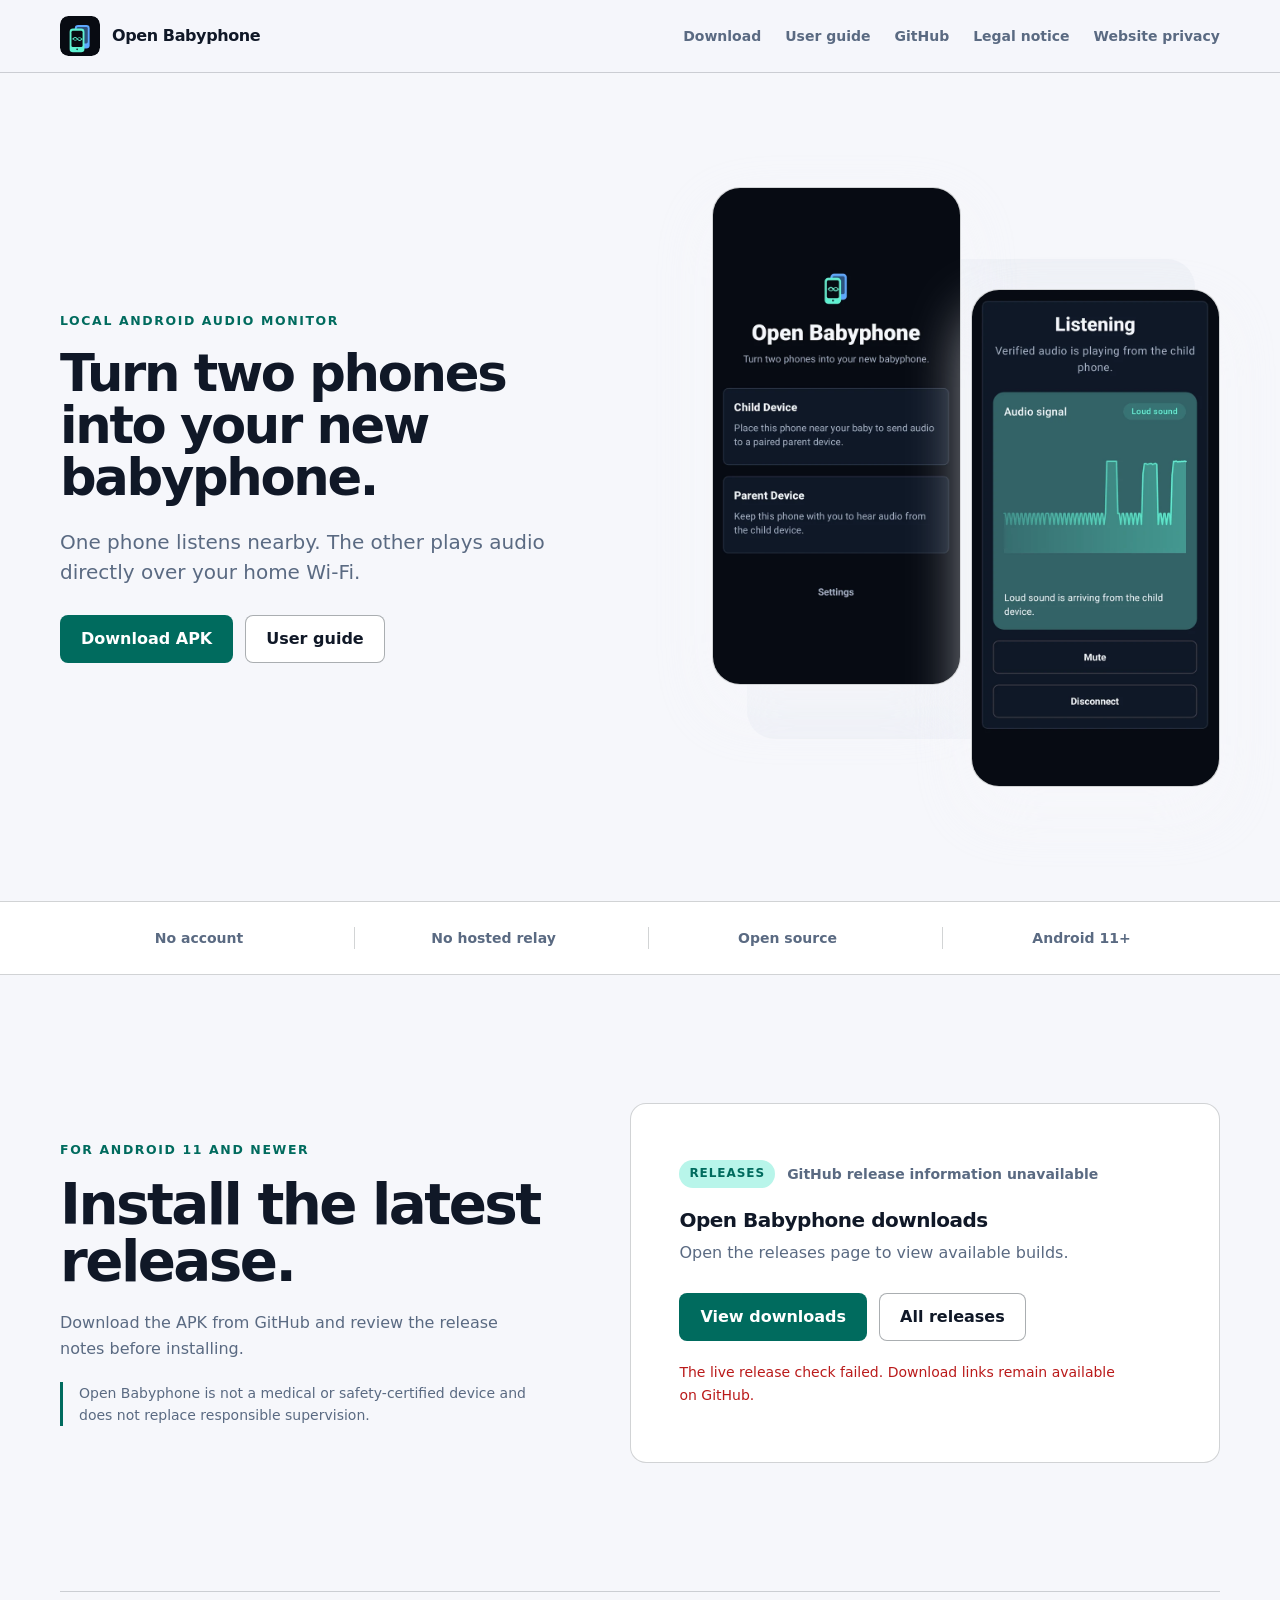
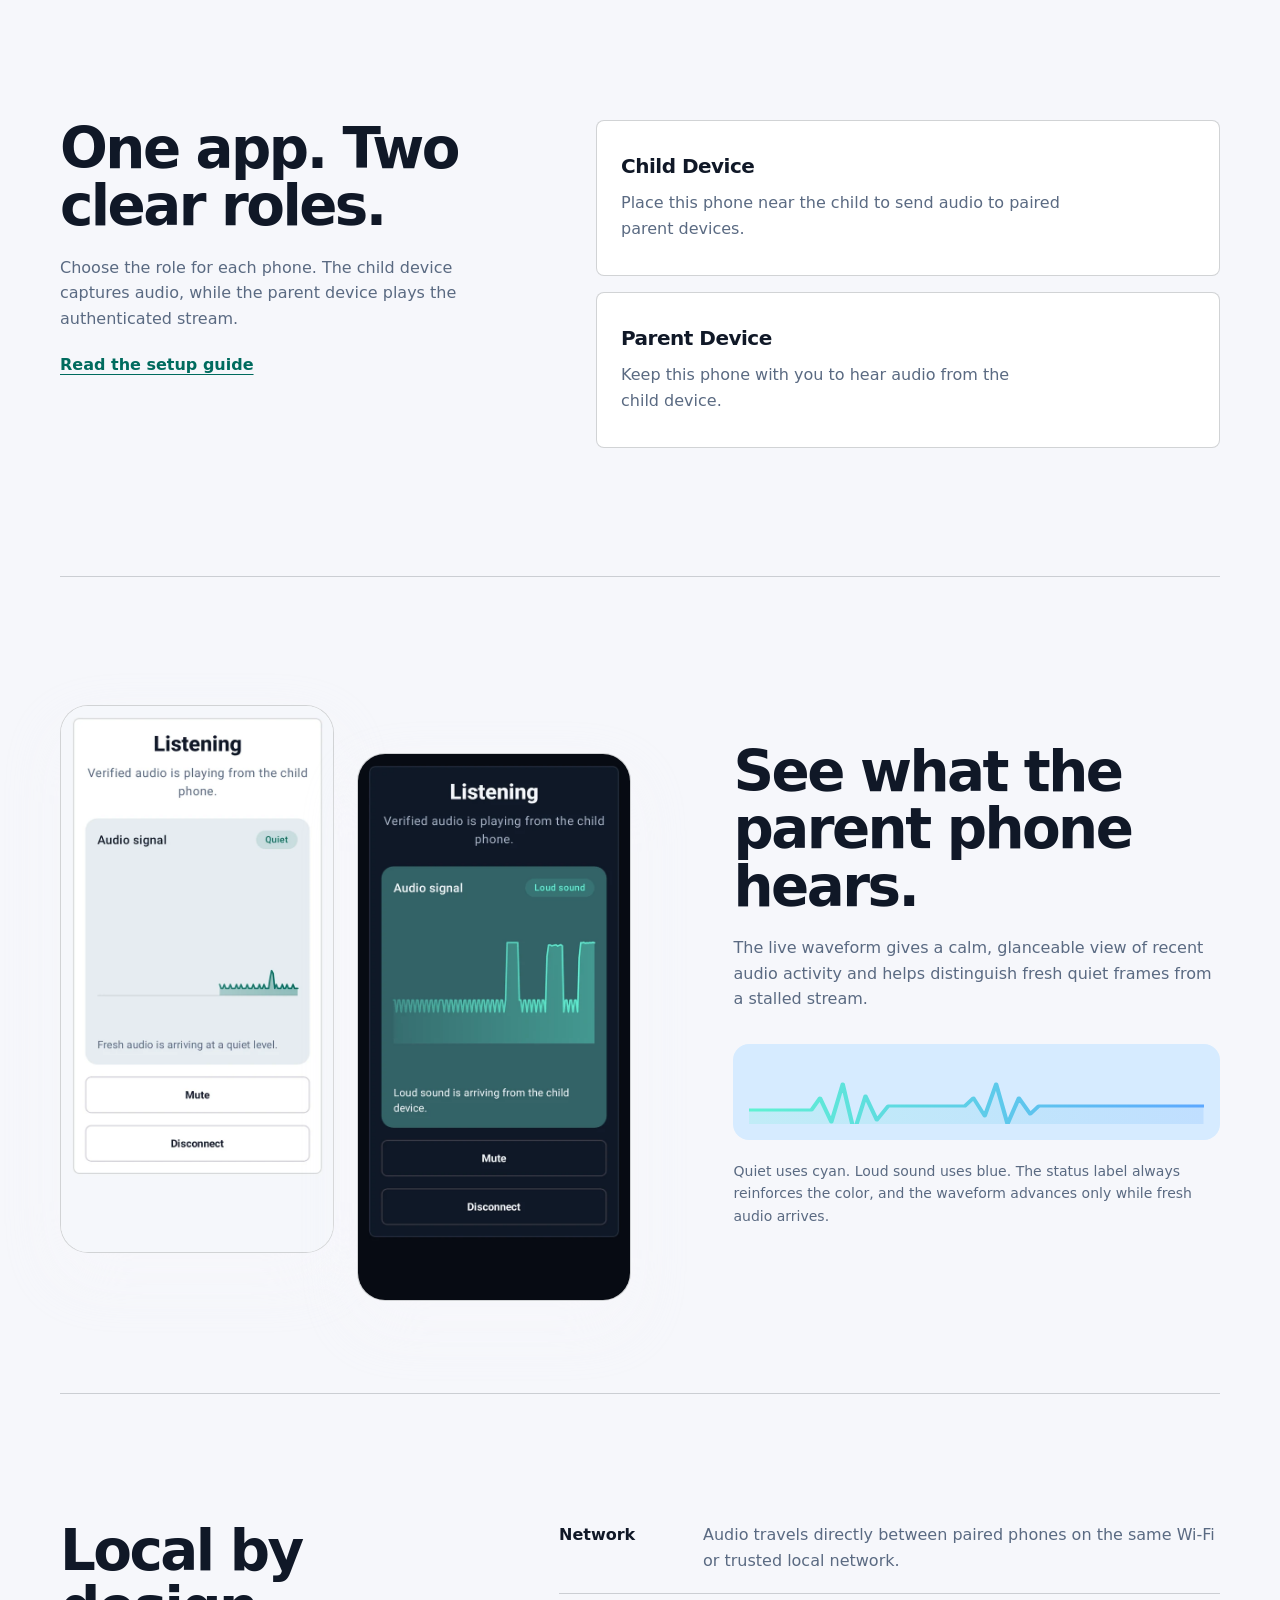
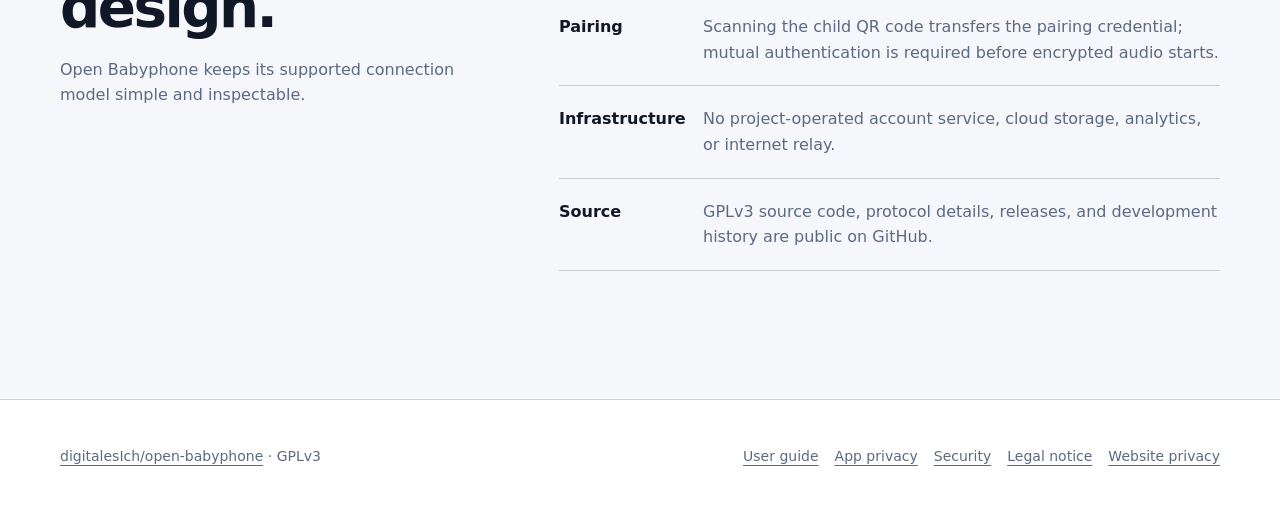
<file: docs/index.html>
<!DOCTYPE html>
<html lang="en">
<head>
  <meta charset="utf-8">
  <meta name="viewport" content="width=device-width, initial-scale=1">
  <title>Open Babyphone - Local Android baby monitor</title>
  <meta name="description" content="Turn two Android phones into a local audio baby monitor. No account, cloud service, or hosted relay required.">
  <meta name="author" content="Open Babyphone">
  <link rel="canonical" href="https://openbabyphone.org/">
  <meta property="og:title" content="Open Babyphone">
  <meta property="og:description" content="Turn two Android phones into a local audio baby monitor. No account, cloud service, or hosted relay required.">
  <meta property="og:type" content="website">
  <meta property="og:url" content="https://openbabyphone.org/">
  <meta property="og:site_name" content="Open Babyphone">
  <meta property="og:image" content="https://openbabyphone.org/og-image.png">
  <meta property="og:image:type" content="image/png">
  <meta property="og:image:width" content="1200">
  <meta property="og:image:height" content="630">
  <meta property="og:image:alt" content="Open Babyphone running on two Android phones over a local network.">
  <meta name="twitter:card" content="summary_large_image">
  <meta name="twitter:title" content="Open Babyphone">
  <meta name="twitter:description" content="Turn two Android phones into a local audio baby monitor. No account, cloud service, or hosted relay required.">
  <meta name="twitter:image" content="https://openbabyphone.org/og-image.png">
  <meta name="twitter:image:alt" content="Open Babyphone running on two Android phones over a local network.">
  <link rel="icon" href="/logo.svg" type="image/svg+xml">
  <link rel="stylesheet" href="stylesheets/site.css">
  <script type="application/ld+json">
    {
      "@context": "https://schema.org",
      "@type": "SoftwareApplication",
      "name": "Open Babyphone",
      "applicationCategory": "UtilitiesApplication",
      "operatingSystem": "Android 11 or newer",
      "url": "https://openbabyphone.org/",
      "downloadUrl": "https://github.com/digitalesIch/open-babyphone/releases",
      "softwareHelp": "https://openbabyphone.org/user-guide/",
      "license": "https://www.gnu.org/licenses/gpl-3.0.html",
      "isAccessibleForFree": true
    }
  </script>
</head>
<body>
  <a class="skip-link" href="#main-content">Skip to content</a>

  <header class="site-header">
    <nav class="site-nav shell" aria-label="Primary navigation">
      <a class="brand" href="/" aria-label="Open Babyphone home">
        <img src="logo.svg" width="40" height="40" alt="">
        <span>Open Babyphone</span>
      </a>
      <div class="nav-links">
        <a href="#download">Download</a>
        <a href="user-guide/">User guide</a>
        <a href="https://github.com/digitalesIch/open-babyphone">GitHub</a>
        <a href="impressum.html">Legal notice</a>
        <a href="datenschutz.html">Website privacy</a>
      </div>
    </nav>
  </header>

  <main id="main-content">
    <section class="hero shell" aria-labelledby="hero-title">
      <div class="hero-copy">
        <p class="eyebrow">Local Android audio monitor</p>
        <h1 id="hero-title">Turn two phones into your new babyphone.</h1>
        <p class="hero-lead">One phone listens nearby. The other plays audio directly over your home Wi-Fi.</p>
        <div class="hero-actions">
          <a class="button button-primary" href="#download">Download APK</a>
          <a class="button button-secondary" href="user-guide/">User guide</a>
        </div>
      </div>

      <div class="hero-visual">
        <figure class="device-frame device-frame-primary">
          <img
            src="assets/app/role-chooser-dark.webp"
            width="600"
            height="1200"
            alt="Open Babyphone role chooser in dark mode with Child Device and Parent Device options"
            fetchpriority="high">
        </figure>
        <figure class="device-frame device-frame-secondary">
          <img
            src="assets/app/listening-loud-dark.webp"
            width="600"
            height="1200"
            alt="Open Babyphone listening screen showing a loud audio signal"
            fetchpriority="high">
        </figure>
      </div>
    </section>

    <section class="trust-strip" aria-label="Product principles">
      <div class="shell trust-items">
        <span>No account</span>
        <span>No hosted relay</span>
        <span>Open source</span>
        <span>Android 11+</span>
      </div>
    </section>

    <section class="download-section shell" id="download" aria-labelledby="download-title">
      <div class="section-copy">
        <p class="eyebrow">For Android 11 and newer</p>
        <h2 id="download-title">Install the latest release.</h2>
        <p>Download the APK from GitHub and review the release notes before installing.</p>
        <p class="safety-note">Open Babyphone is not a medical or safety-certified device and does not replace responsible supervision.</p>
      </div>

      <article class="release-card" id="release-card" aria-live="polite" aria-busy="true">
        <div class="release-meta">
          <span class="release-badge" id="release-badge">Release</span>
          <span class="release-date" id="release-date">Loading release information</span>
        </div>
        <h3 id="release-title">Open Babyphone releases</h3>
        <p class="release-tag" id="release-tag">GitHub releases</p>
        <div class="release-actions">
          <a class="button button-primary" id="release-download" href="https://github.com/digitalesIch/open-babyphone/releases">View downloads</a>
          <a class="button button-secondary" id="release-link" href="https://github.com/digitalesIch/open-babyphone/releases">All releases</a>
        </div>
        <p class="release-status" id="release-status">Checking GitHub for the latest published build.</p>
      </article>
    </section>

    <section class="roles-section shell" aria-labelledby="roles-title">
      <div class="roles-copy">
        <h2 id="roles-title">One app. Two clear roles.</h2>
        <p>Choose the role for each phone. The child device captures audio, while the parent device plays the authenticated stream.</p>
        <a class="text-link" href="user-guide/#first-time-setup">Read the setup guide</a>
      </div>

      <div class="role-list">
        <article class="role-card">
          <h3>Child Device</h3>
          <p>Place this phone near the child to send audio to paired parent devices.</p>
        </article>
        <article class="role-card">
          <h3>Parent Device</h3>
          <p>Keep this phone with you to hear audio from the child device.</p>
        </article>
      </div>
    </section>

    <section class="signal-section shell" aria-labelledby="signal-title">
      <div class="signal-images">
        <figure class="signal-phone signal-phone-light">
          <img
            src="assets/app/listening-quiet-light.webp"
            width="600"
            height="1200"
            loading="lazy"
            alt="Listening screen in light mode showing a quiet audio waveform">
        </figure>
        <figure class="signal-phone signal-phone-dark">
          <img
            src="assets/app/listening-loud-dark.webp"
            width="600"
            height="1200"
            loading="lazy"
            alt="Listening screen in dark mode showing a loud audio waveform">
        </figure>
      </div>

      <div class="signal-copy">
        <h2 id="signal-title">See what the parent phone hears.</h2>
        <p>The live waveform gives a calm, glanceable view of recent audio activity and
          helps distinguish fresh quiet frames from a stalled stream.</p>
        <div class="mini-waveform" role="img" aria-label="Audio waveform showing a detected signal">
          <svg viewBox="0 0 320 64" preserveAspectRatio="none" focusable="false">
            <defs>
              <linearGradient id="wave-gradient" x1="0" y1="0" x2="1" y2="0">
                <stop offset="0" stop-color="#5ff2d2"/>
                <stop offset="1" stop-color="#5da8ff"/>
              </linearGradient>
            </defs>
            <path class="wave-fill" d="M0 50 H44 l6-12 8 24 8-38 8 48 8-36 8 24 8-14 H152 l6-8 8 18 8-32 8 40 8-26 8 16 6-8 H320 V64 H0 Z"/>
            <path class="wave-line" d="M0 50 H44 l6-12 8 24 8-38 8 48 8-36 8 24 8-14 H152 l6-8 8 18 8-32 8 40 8-26 8 16 6-8 H320"/>
          </svg>
        </div>
        <p class="signal-caption">Quiet uses cyan. Loud sound uses blue. The status label always
          reinforces the color, and the waveform advances only while fresh audio arrives.</p>
      </div>
    </section>

    <section class="facts-section shell" aria-labelledby="facts-title">
      <div class="facts-heading">
        <h2 id="facts-title">Local by design.</h2>
        <p>Open Babyphone keeps its supported connection model simple and inspectable.</p>
      </div>
      <dl class="fact-list">
        <div>
          <dt>Network</dt>
          <dd>Audio travels directly between paired phones on the same Wi-Fi or trusted local network.</dd>
        </div>
        <div>
          <dt>Pairing</dt>
          <dd>Scanning the child QR code transfers the pairing credential; mutual authentication is required before encrypted audio starts.</dd>
        </div>
        <div>
          <dt>Infrastructure</dt>
          <dd>No project-operated account service, cloud storage, analytics, or internet relay.</dd>
        </div>
        <div>
          <dt>Source</dt>
          <dd>GPLv3 source code, protocol details, releases, and development history are public on GitHub.</dd>
        </div>
      </dl>
    </section>
  </main>

  <footer class="site-footer">
    <div class="shell footer-content">
      <p><a href="https://github.com/digitalesIch/open-babyphone">digitalesIch/open-babyphone</a> <span aria-hidden="true">·</span> GPLv3</p>
      <nav aria-label="Footer navigation">
        <a href="user-guide/">User guide</a>
        <a href="privacy/">App privacy</a>
        <a href="security/">Security</a>
        <a href="impressum.html">Legal notice</a>
        <a href="datenschutz.html">Website privacy</a>
      </nav>
    </div>
  </footer>

  <script src="javascripts/releases.js" defer></script>
</body>
</html>
</file>
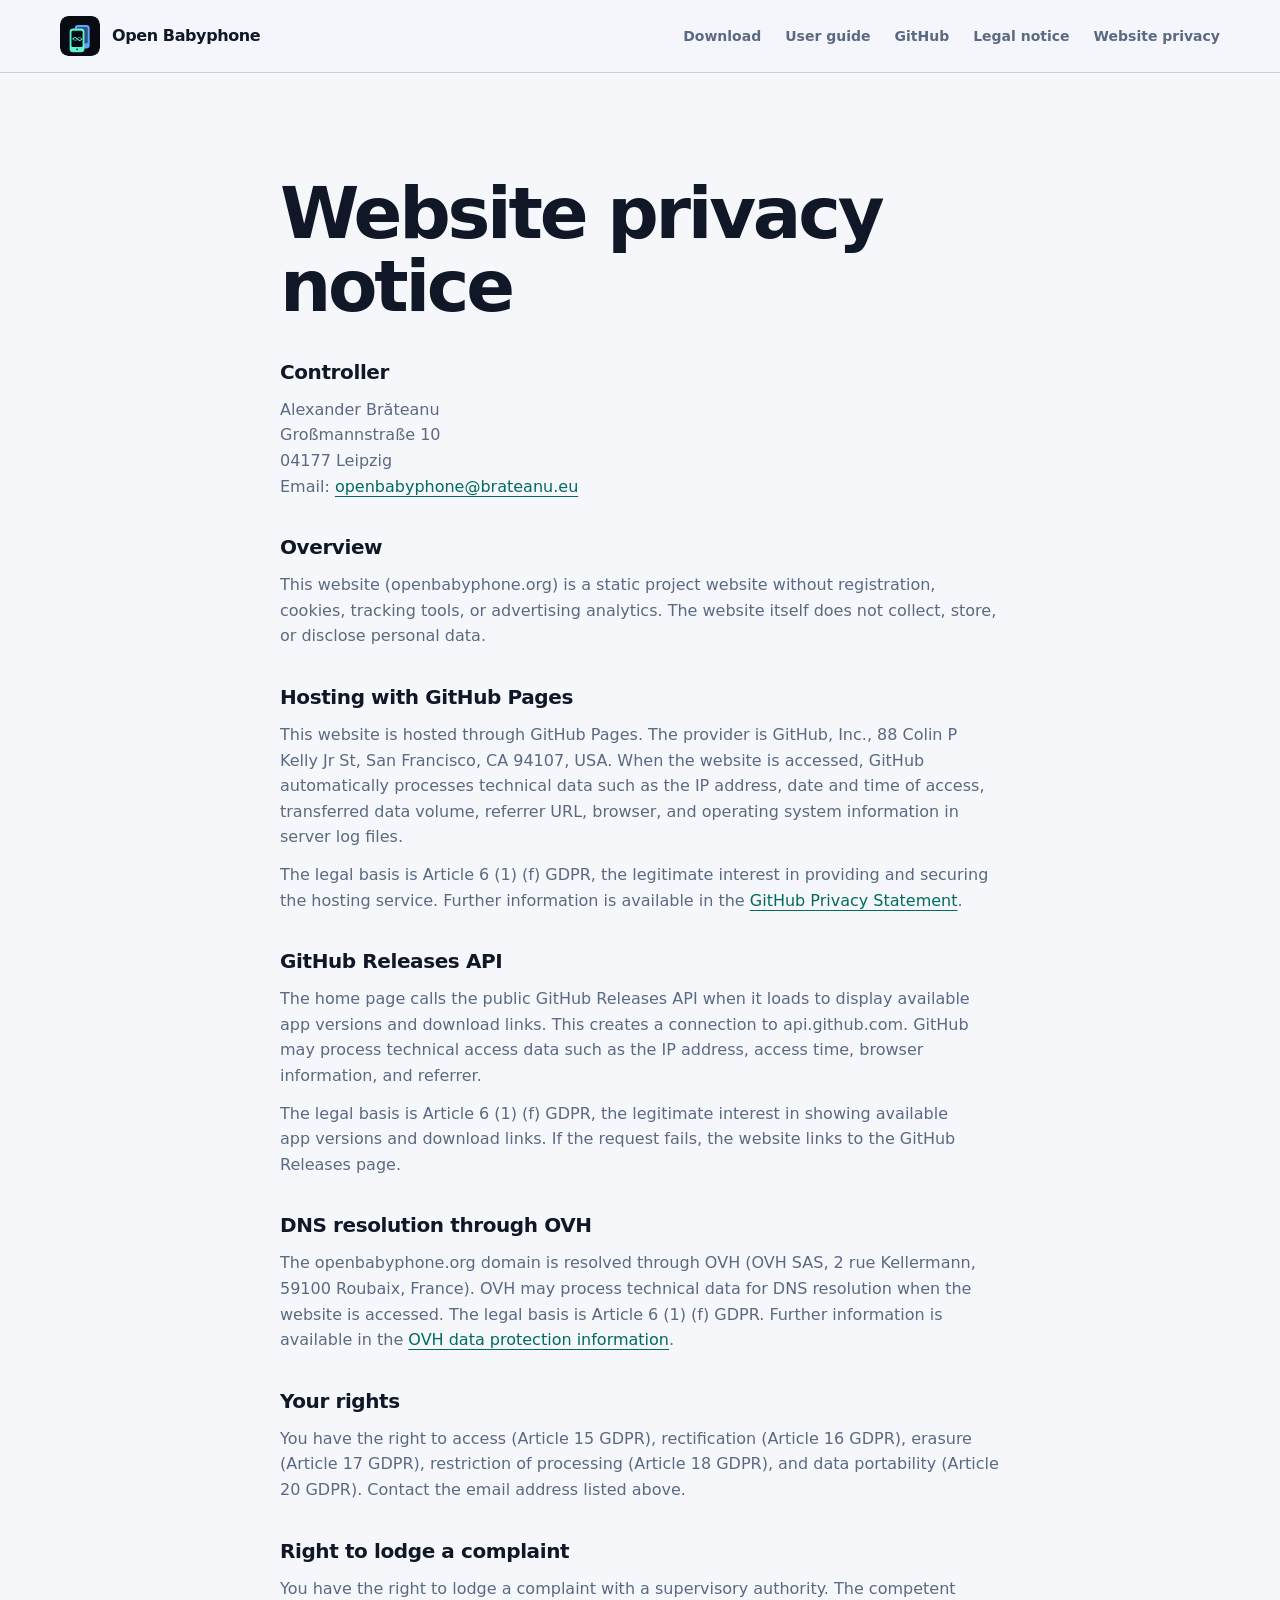
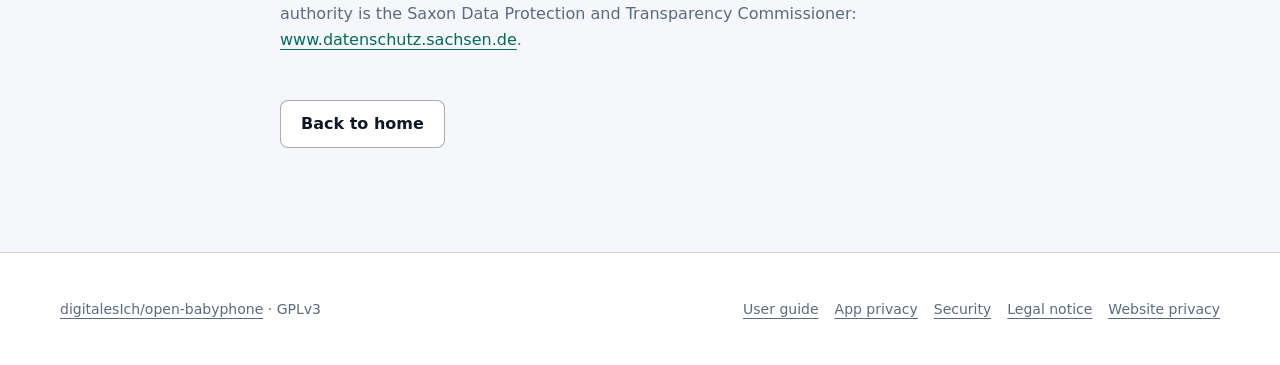
<file: docs/datenschutz.html>
<!DOCTYPE html>
<html lang="en">
<head>
  <meta charset="utf-8">
  <meta name="viewport" content="width=device-width, initial-scale=1">
  <title>Website privacy notice - Open Babyphone</title>
  <meta name="description" content="Privacy information for the Open Babyphone project website.">
  <link rel="canonical" href="https://openbabyphone.org/datenschutz.html">
  <link rel="icon" href="/logo.svg" type="image/svg+xml">
  <link rel="stylesheet" href="stylesheets/site.css">
</head>
<body>
  <a class="skip-link" href="#main-content">Skip to content</a>

  <header class="site-header">
    <nav class="site-nav shell" aria-label="Primary navigation">
      <a class="brand" href="/" aria-label="Open Babyphone home">
        <img src="logo.svg" width="40" height="40" alt="">
        <span>Open Babyphone</span>
      </a>
      <div class="nav-links">
        <a href="/#download">Download</a>
        <a href="user-guide/">User guide</a>
        <a href="https://github.com/digitalesIch/open-babyphone">GitHub</a>
        <a href="impressum.html">Legal notice</a>
        <a href="datenschutz.html" aria-current="page">Website privacy</a>
      </div>
    </nav>
  </header>

  <main class="legal-main" id="main-content">
    <h1>Website privacy notice</h1>

    <h2>Controller</h2>
    <p>
      Alexander Br&#259;teanu<br>
      Gro&szlig;mannstra&szlig;e 10<br>
      04177 Leipzig<br>
      Email: <a href="mailto:openbabyphone@brateanu.eu">openbabyphone@brateanu.eu</a>
    </p>

    <h2>Overview</h2>
    <p>
      This website (openbabyphone.org) is a static project website without
      registration, cookies, tracking tools, or advertising analytics. The website
      itself does not collect, store, or disclose personal data.
    </p>

    <h2>Hosting with GitHub Pages</h2>
    <p>
      This website is hosted through GitHub Pages. The provider is GitHub, Inc.,
      88 Colin P Kelly Jr St, San Francisco, CA 94107, USA. When the website is
      accessed, GitHub automatically processes technical data such as the IP address,
      date and time of access, transferred data volume, referrer URL, browser, and
      operating system information in server log files.
    </p>
    <p>
      The legal basis is Article 6 (1) (f) GDPR, the legitimate interest in providing
      and securing the hosting service. Further information is available in the
      <a href="https://docs.github.com/en/site-policy/privacy-policies/github-privacy-statement">GitHub Privacy Statement</a>.
    </p>

    <h2>GitHub Releases API</h2>
    <p>
      The home page calls the public GitHub Releases API when it loads to display
      available app versions and download links. This creates a connection to
      api.github.com. GitHub may process technical access data such as the IP address,
      access time, browser information, and referrer.
    </p>
    <p>
      The legal basis is Article 6 (1) (f) GDPR, the legitimate interest in showing
      available app versions and download links. If the request fails, the website
      links to the GitHub Releases page.
    </p>

    <h2>DNS resolution through OVH</h2>
    <p>
      The openbabyphone.org domain is resolved through OVH (OVH SAS, 2 rue Kellermann,
      59100 Roubaix, France). OVH may process technical data for DNS resolution when
      the website is accessed. The legal basis is Article 6 (1) (f) GDPR. Further
      information is available in the
      <a href="https://www.ovhcloud.com/en/personal-data-protection/">OVH data protection information</a>.
    </p>

    <h2>Your rights</h2>
    <p>
      You have the right to access (Article 15 GDPR), rectification (Article 16 GDPR),
      erasure (Article 17 GDPR), restriction of processing (Article 18 GDPR), and data
      portability (Article 20 GDPR). Contact the email address listed above.
    </p>

    <h2>Right to lodge a complaint</h2>
    <p>
      You have the right to lodge a complaint with a supervisory authority. The
      competent authority is the Saxon Data Protection and Transparency Commissioner:
      <a href="https://www.datenschutz.sachsen.de/">www.datenschutz.sachsen.de</a>.
    </p>

    <a class="button button-secondary legal-back" href="/">Back to home</a>
  </main>

  <footer class="site-footer">
    <div class="shell footer-content">
      <p><a href="https://github.com/digitalesIch/open-babyphone">digitalesIch/open-babyphone</a> <span aria-hidden="true">·</span> GPLv3</p>
      <nav aria-label="Footer navigation">
        <a href="user-guide/">User guide</a>
        <a href="privacy/">App privacy</a>
        <a href="security/">Security</a>
        <a href="impressum.html">Legal notice</a>
        <a href="datenschutz.html">Website privacy</a>
      </nav>
    </div>
  </footer>
</body>
</html>
</file>
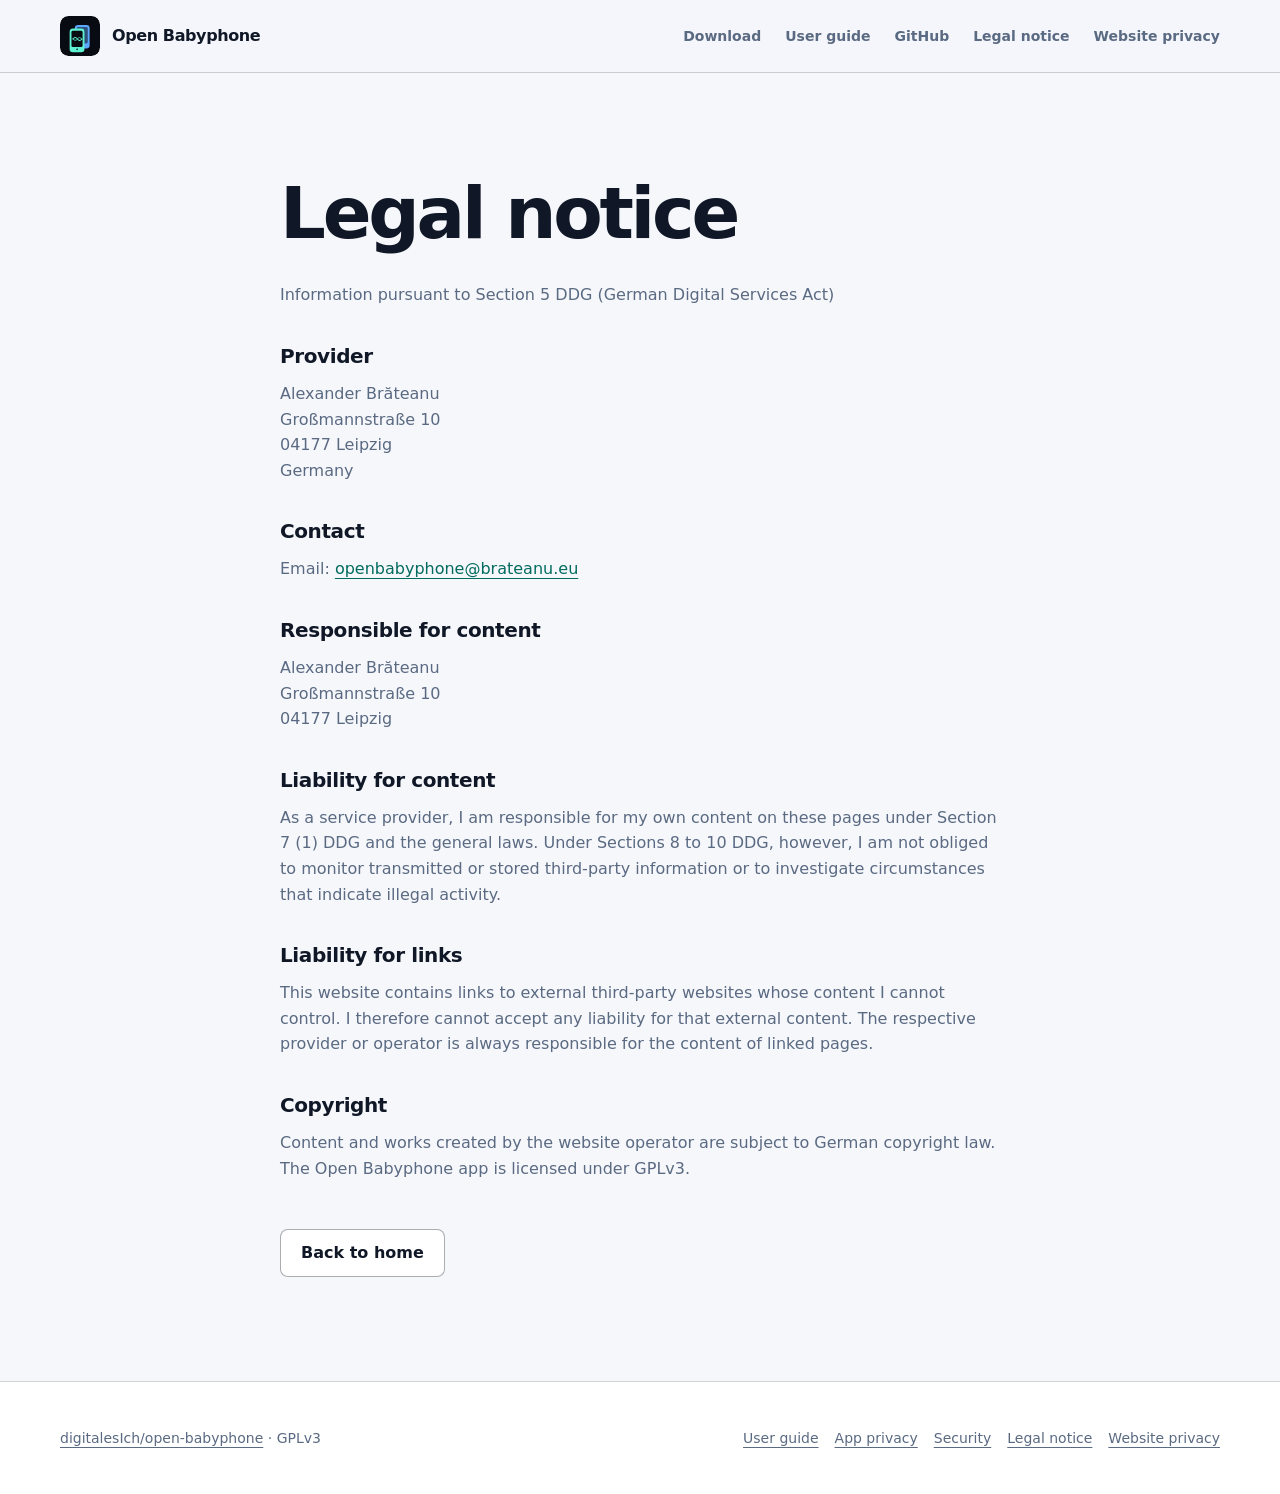
<file: docs/impressum.html>
<!DOCTYPE html>
<html lang="en">
<head>
  <meta charset="utf-8">
  <meta name="viewport" content="width=device-width, initial-scale=1">
  <title>Legal notice - Open Babyphone</title>
  <meta name="description" content="Legal notice for the Open Babyphone project website.">
  <link rel="canonical" href="https://openbabyphone.org/impressum.html">
  <link rel="icon" href="/logo.svg" type="image/svg+xml">
  <link rel="stylesheet" href="stylesheets/site.css">
</head>
<body>
  <a class="skip-link" href="#main-content">Skip to content</a>

  <header class="site-header">
    <nav class="site-nav shell" aria-label="Primary navigation">
      <a class="brand" href="/" aria-label="Open Babyphone home">
        <img src="logo.svg" width="40" height="40" alt="">
        <span>Open Babyphone</span>
      </a>
      <div class="nav-links">
        <a href="/#download">Download</a>
        <a href="user-guide/">User guide</a>
        <a href="https://github.com/digitalesIch/open-babyphone">GitHub</a>
        <a href="impressum.html" aria-current="page">Legal notice</a>
        <a href="datenschutz.html">Website privacy</a>
      </div>
    </nav>
  </header>

  <main class="legal-main" id="main-content">
    <h1>Legal notice</h1>
    <p>Information pursuant to Section 5 DDG (German Digital Services Act)</p>

    <h2>Provider</h2>
    <p>
      Alexander Br&#259;teanu<br>
      Gro&szlig;mannstra&szlig;e 10<br>
      04177 Leipzig<br>
      Germany
    </p>

    <h2>Contact</h2>
    <p>Email: <a href="mailto:openbabyphone@brateanu.eu">openbabyphone@brateanu.eu</a></p>

    <h2>Responsible for content</h2>
    <p>
      Alexander Br&#259;teanu<br>
      Gro&szlig;mannstra&szlig;e 10<br>
      04177 Leipzig
    </p>

    <h2>Liability for content</h2>
    <p>
      As a service provider, I am responsible for my own content on these pages under
      Section 7 (1) DDG and the general laws. Under Sections 8 to 10 DDG, however, I am
      not obliged to monitor transmitted or stored third-party information or to
      investigate circumstances that indicate illegal activity.
    </p>

    <h2>Liability for links</h2>
    <p>
      This website contains links to external third-party websites whose content I
      cannot control. I therefore cannot accept any liability for that external
      content. The respective provider or operator is always responsible for the
      content of linked pages.
    </p>

    <h2>Copyright</h2>
    <p>
      Content and works created by the website operator are subject to German
      copyright law. The Open Babyphone app is licensed under GPLv3.
    </p>

    <a class="button button-secondary legal-back" href="/">Back to home</a>
  </main>

  <footer class="site-footer">
    <div class="shell footer-content">
      <p><a href="https://github.com/digitalesIch/open-babyphone">digitalesIch/open-babyphone</a> <span aria-hidden="true">·</span> GPLv3</p>
      <nav aria-label="Footer navigation">
        <a href="user-guide/">User guide</a>
        <a href="privacy/">App privacy</a>
        <a href="security/">Security</a>
        <a href="impressum.html">Legal notice</a>
        <a href="datenschutz.html">Website privacy</a>
      </nav>
    </div>
  </footer>
</body>
</html>
</file>
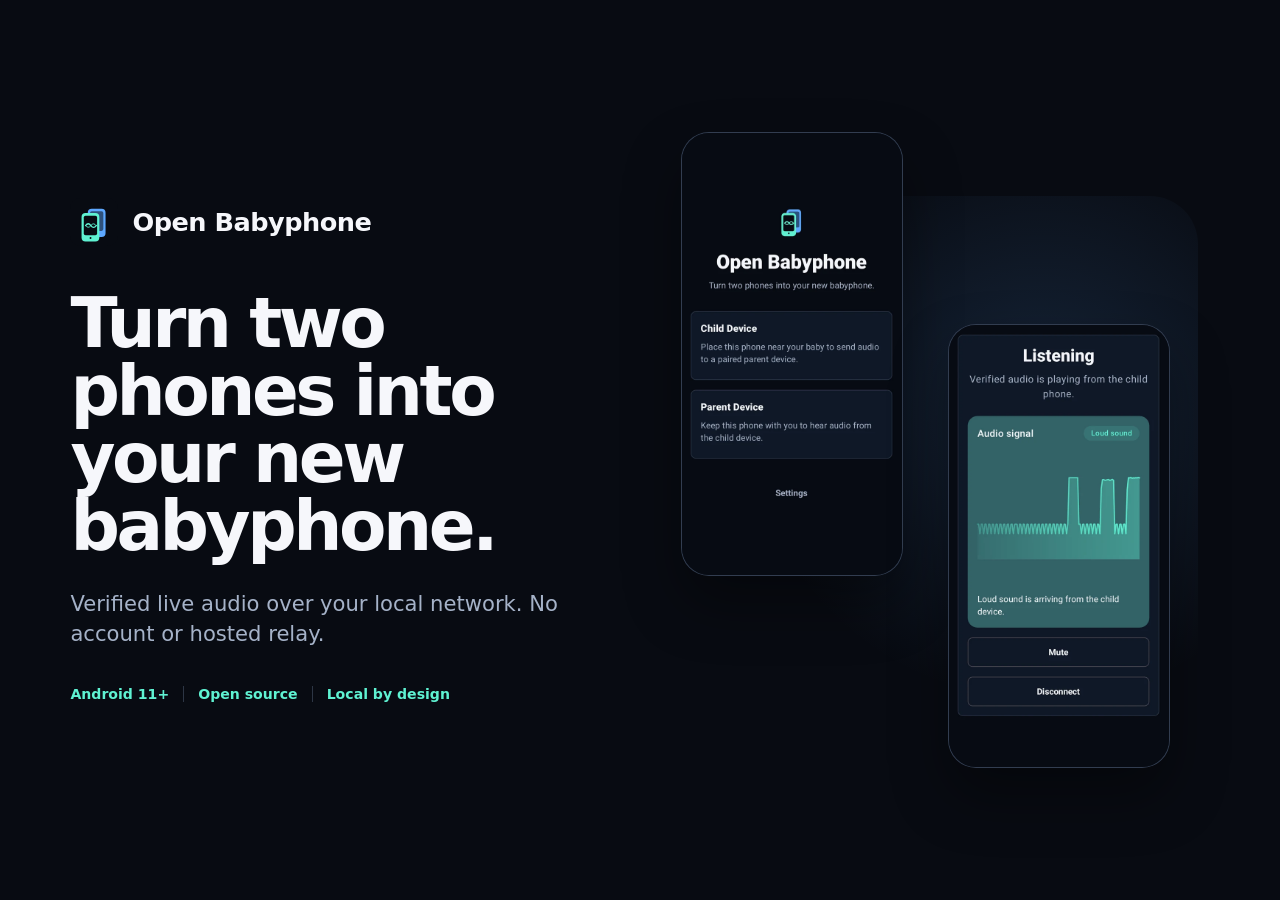
<file: docs/og-image.html>
<!DOCTYPE html>
<html lang="en">
<head>
  <meta charset="utf-8">
  <meta name="viewport" content="width=device-width, initial-scale=1">
  <title>Open Babyphone social preview</title>
  <style>
    :root {
      --background: #080b12;
      --surface: #101827;
      --surface-variant: #1a2235;
      --foreground: #f6f7fb;
      --muted: #a5b2c8;
      --outline: rgba(90, 106, 130, 0.46);
      --primary: #5ff2d2;
      --secondary: #5da8ff;
      --font: Roboto, system-ui, -apple-system, BlinkMacSystemFont, "Segoe UI", sans-serif;
    }

    * {
      box-sizing: border-box;
    }

    html,
    body {
      width: 100%;
      height: 100%;
      margin: 0;
      overflow: hidden;
      background: var(--background);
      color: var(--foreground);
      font-family: var(--font);
    }

    .canvas {
      width: 100%;
      height: 100%;
      display: grid;
      grid-template-columns: 0.96fr 1.04fr;
      align-items: center;
      gap: 4%;
      padding: 5.5%;
      background: var(--background);
    }

    .copy {
      position: relative;
      z-index: 2;
    }

    .brand {
      display: flex;
      align-items: center;
      gap: 14px;
      margin-bottom: 44px;
      font-size: clamp(18px, 2vw, 26px);
      font-weight: 900;
      letter-spacing: -0.02em;
    }

    .brand img {
      width: 48px;
      height: 48px;
      border-radius: 10px;
    }

    h1 {
      max-width: 600px;
      margin: 0;
      font-size: clamp(46px, 5.4vw, 76px);
      line-height: 0.98;
      font-weight: 900;
      letter-spacing: -0.05em;
    }

    p {
      max-width: 520px;
      margin: 28px 0 0;
      color: var(--muted);
      font-size: clamp(17px, 1.65vw, 22px);
      line-height: 1.45;
    }

    .principles {
      display: flex;
      gap: 14px;
      margin-top: 36px;
      color: var(--primary);
      font-size: clamp(12px, 1.1vw, 15px);
      font-weight: 800;
    }

    .principles span + span {
      padding-left: 14px;
      border-left: 1px solid var(--outline);
    }

    .visual {
      height: 88%;
      position: relative;
      isolation: isolate;
    }

    .visual::before {
      content: "";
      position: absolute;
      inset: 12% 2% 10% 6%;
      z-index: -1;
      border-radius: 48px;
      background: radial-gradient(circle at 70% 40%, rgba(93, 168, 255, 0.16), transparent 62%);
    }

    .phone {
      position: absolute;
      width: 39%;
      aspect-ratio: 1 / 2;
      overflow: hidden;
      border: 1px solid var(--outline);
      border-radius: 28px;
      background: var(--surface);
      box-shadow: 0 28px 56px rgba(0, 0, 0, 0.36);
    }

    .phone:first-child {
      top: 0;
      left: 0;
    }

    .phone:nth-of-type(2) {
      right: 0;
      bottom: 0;
    }

    .phone img {
      width: 100%;
      height: 100%;
      display: block;
      object-fit: cover;
      object-position: top center;
    }

  </style>
</head>
<body>
  <main class="canvas">
    <section class="copy">
      <div class="brand">
        <img src="logo.svg" width="48" height="48" alt="">
        <span>Open Babyphone</span>
      </div>
      <h1>Turn two phones into your new babyphone.</h1>
      <p>Verified live audio over your local network. No account or hosted relay.</p>
      <div class="principles">
        <span>Android 11+</span>
        <span>Open source</span>
        <span>Local by design</span>
      </div>
    </section>

    <section class="visual" aria-label="Open Babyphone app screens">
      <figure class="phone">
        <img src="assets/app/role-chooser-dark.webp" alt="Open Babyphone role chooser">
      </figure>
      <figure class="phone">
        <img src="assets/app/listening-loud-dark.webp" alt="Open Babyphone listening screen">
      </figure>
    </section>
  </main>
</body>
</html>
</file>
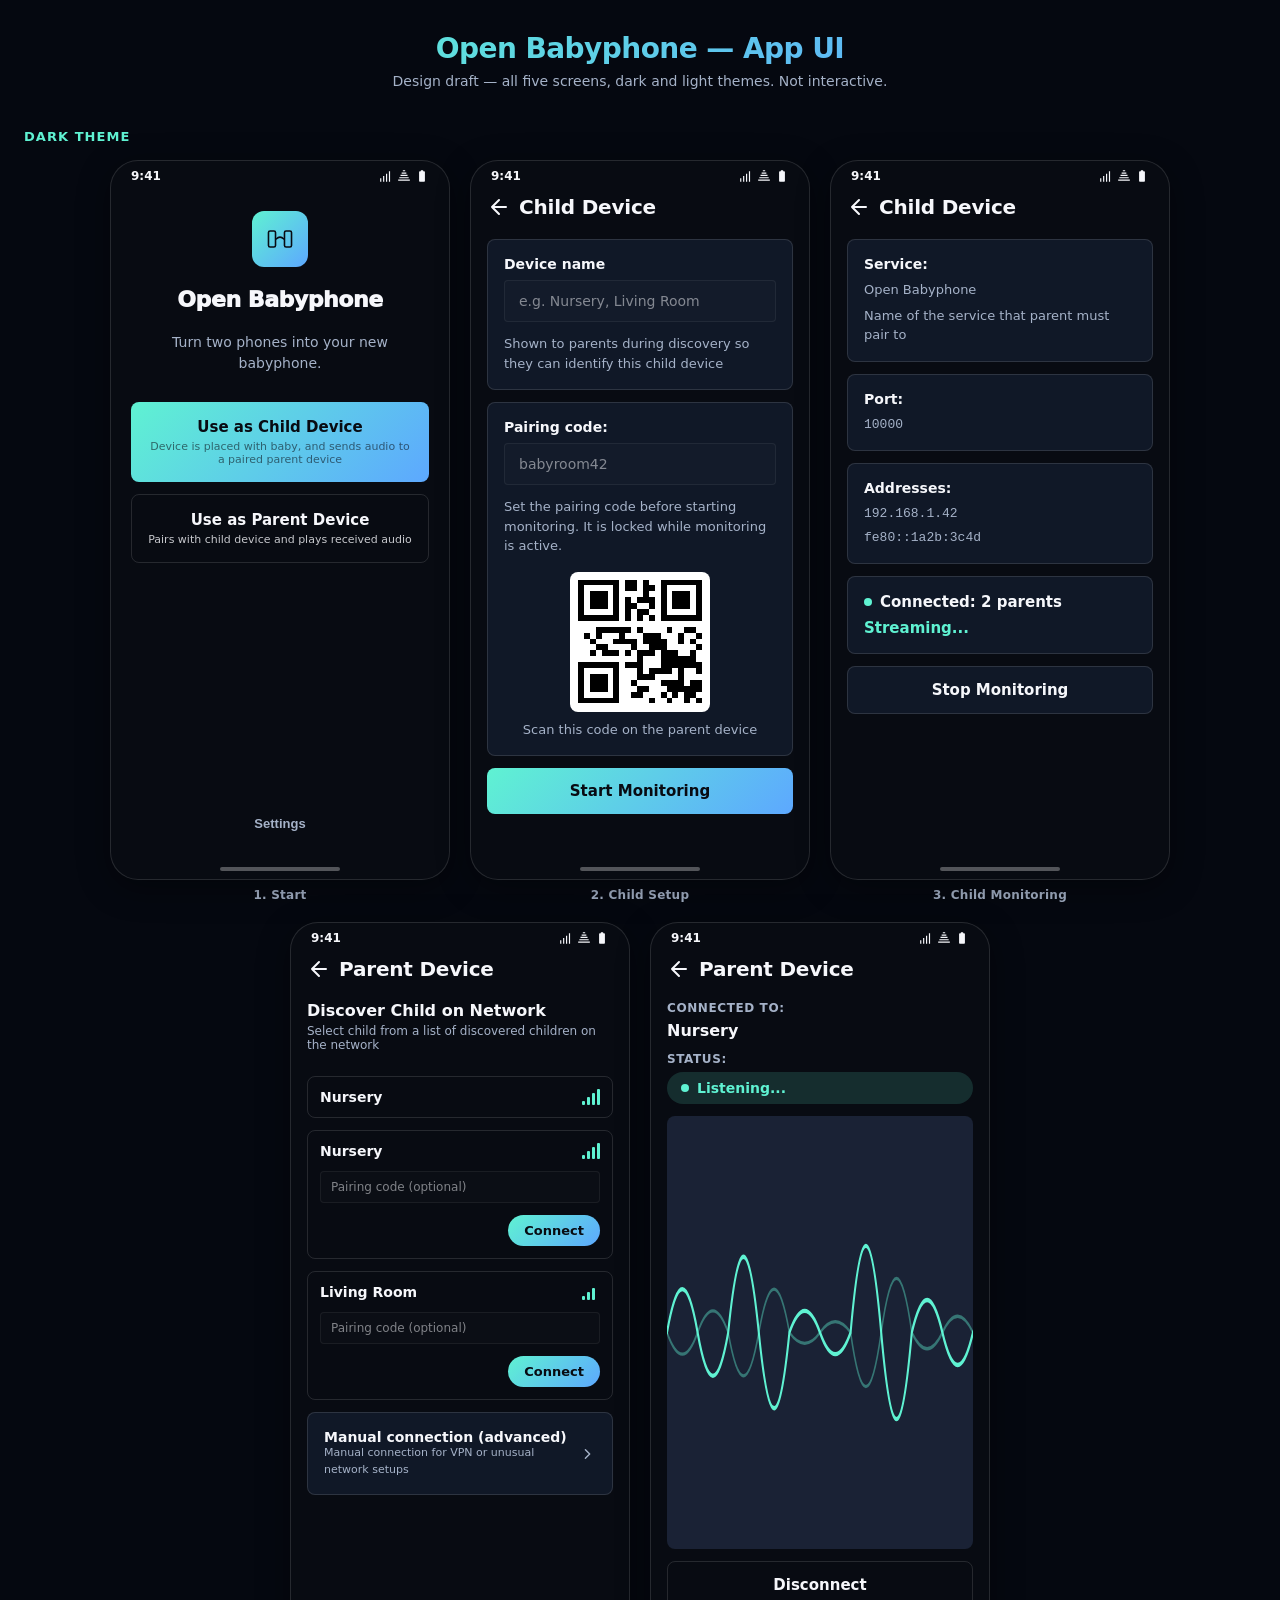
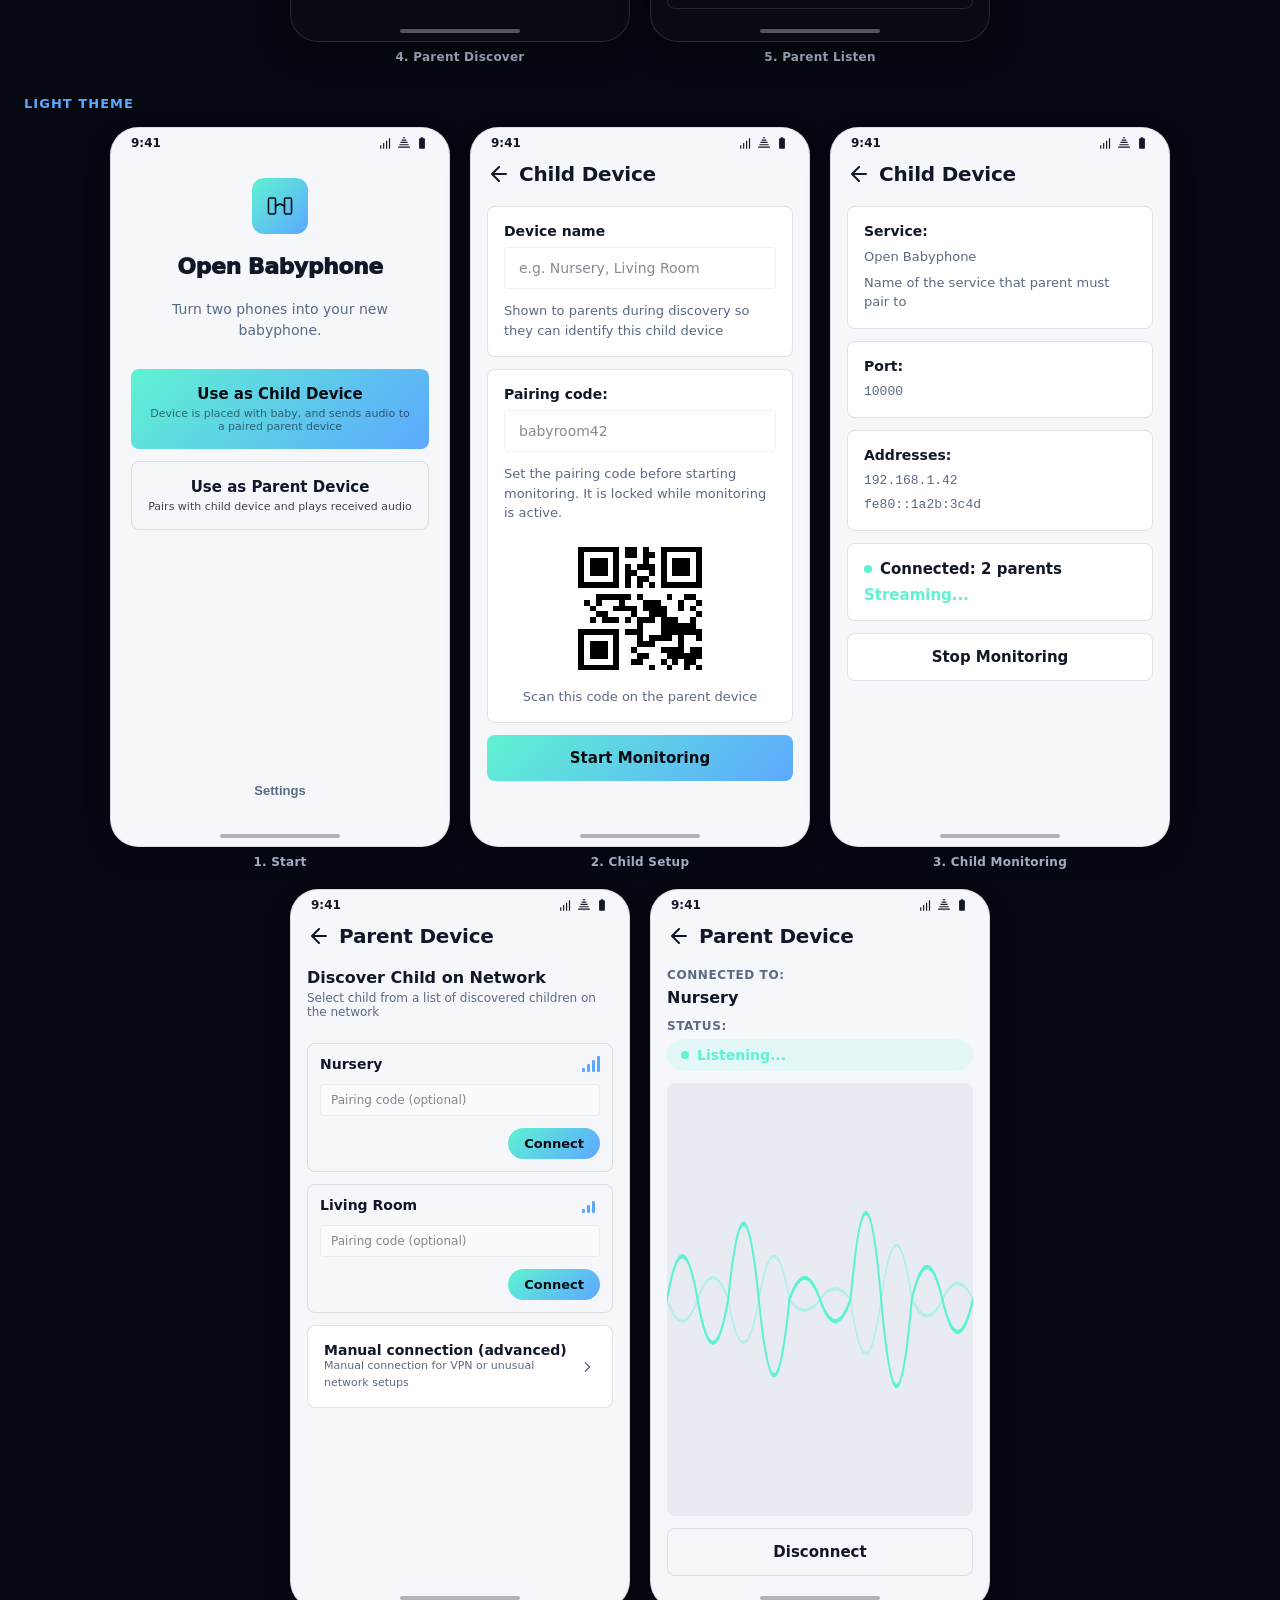
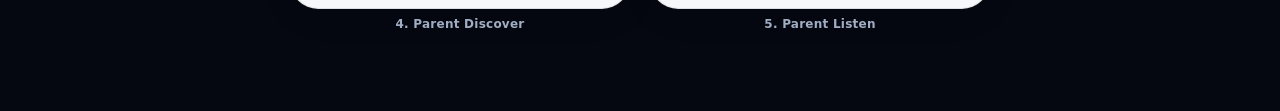
<file: docs/design/app-ui-redesign.html>
<!DOCTYPE html>
<html lang="en">
<head>
<meta charset="UTF-8">
<meta name="viewport" content="width=device-width, initial-scale=1.0">
<title>Open Babyphone — App UI</title>
<style>
/* ===== Open Babyphone Design Tokens ===== */
:root {
  /* Dark theme */
  --bg-dark: #080b12;
  --surface-dark: #101827;
  --fg-dark: #f6f7fb;
  --muted-dark: #a5b2c8;
  --border-dark: rgba(255,255,255,0.12);
  --accent-cyan: #5ff2d2;
  --accent-blue: #5da8ff;

  /* Light theme */
  --bg-light: #f6f7fb;
  --surface-light: #ffffff;
  --shell-light: #f0f2f7;
  --fg-light: #101827;
  --muted-light: #5a6a82;
  --border-light: rgba(16,24,39,0.12);
  --surface-variant-light: #e8ecf2;
  --surface-variant-dark: #1a2235;

  /* Shared */
  --radius-sm: 8px;
  --radius-md: 12px;
  --radius-lg: 28px;
  --radius-pill: 999px;
  --border-w: 1px;
  --font: ui-sans-serif, system-ui, -apple-system, BlinkMacSystemFont, "Segoe UI", sans-serif;
  --font-mono: ui-monospace, SFMono-Regular, Menlo, Monaco, Consolas, monospace;
}

* { margin: 0; padding: 0; box-sizing: border-box; }

body {
  font-family: var(--font);
  background: #050810;
  color: var(--fg-dark);
  padding: 32px 16px 64px;
  -webkit-font-smoothing: antialiased;
}

.page-header {
  text-align: center;
  margin-bottom: 40px;
  max-width: 800px;
  margin-left: auto;
  margin-right: auto;
}
.page-header h1 {
  font-size: 28px;
  font-weight: 850;
  letter-spacing: -0.02em;
  margin-bottom: 8px;
  background: linear-gradient(135deg, var(--accent-cyan), var(--accent-blue));
  -webkit-background-clip: text;
  -webkit-text-fill-color: transparent;
  background-clip: text;
}
.page-header p {
  font-size: 14px;
  color: var(--muted-dark);
  font-weight: 400;
}

.theme-label {
  font-size: 13px;
  font-weight: 700;
  text-transform: uppercase;
  letter-spacing: 0.08em;
  margin: 32px 0 16px;
  padding-left: 8px;
}
.theme-label.dark { color: var(--accent-cyan); }
.theme-label.light { color: var(--accent-blue); }

.row {
  display: flex;
  flex-wrap: wrap;
  gap: 20px;
  justify-content: center;
  margin-bottom: 16px;
}

.phone-col {
  display: flex;
  flex-direction: column;
  align-items: center;
  gap: 8px;
}

.phone-caption {
  font-size: 12px;
  font-weight: 700;
  color: var(--muted-dark);
  letter-spacing: 0.02em;
}

/* ===== Phone Shell ===== */
.phone {
  width: 340px;
  height: 720px;
  border-radius: var(--radius-lg);
  overflow: hidden;
  position: relative;
  display: flex;
  flex-direction: column;
  flex-shrink: 0;
}
.phone.dark {
  background: var(--bg-dark);
  border: var(--border-w) solid var(--border-dark);
  box-shadow: 0 8px 32px rgba(0,0,0,0.4);
}
.phone.light {
  background: var(--bg-light);
  border: var(--border-w) solid var(--border-light);
  box-shadow: 0 8px 32px rgba(0,0,0,0.08);
}

/* Status bar */
.status-bar {
  display: flex;
  justify-content: space-between;
  align-items: center;
  padding: 8px 20px 4px;
  font-size: 12px;
  font-weight: 700;
  flex-shrink: 0;
}
.phone.dark .status-bar { color: var(--fg-dark); }
.phone.light .status-bar { color: var(--fg-light); }
.status-bar .time { font-variant-numeric: tabular-nums; }
.status-bar .icons { display: flex; gap: 4px; align-items: center; }
.status-bar .icons svg { width: 14px; height: 14px; }

/* Home indicator */
.home-indicator {
  width: 120px;
  height: 4px;
  border-radius: 2px;
  margin: 4px auto 8px;
  flex-shrink: 0;
}
.phone.dark .home-indicator { background: rgba(255,255,255,0.3); }
.phone.light .home-indicator { background: rgba(16,24,39,0.3); }

/* Screen content */
.screen {
  flex: 1;
  overflow: hidden;
  padding: 0;
  display: flex;
  flex-direction: column;
}

/* ===== Top App Bar ===== */
.app-bar {
  display: flex;
  align-items: center;
  gap: 8px;
  padding: 8px 16px 12px;
  flex-shrink: 0;
}
.app-bar .back-arrow {
  width: 24px;
  height: 24px;
  display: flex;
  align-items: center;
  justify-content: center;
  flex-shrink: 0;
}
.app-bar .title {
  font-size: 20px;
  font-weight: 850;
  letter-spacing: -0.01em;
}
.phone.dark .app-bar .title { color: var(--fg-dark); }
.phone.light .app-bar .title { color: var(--fg-light); }
.phone.dark .app-bar .back-arrow svg { stroke: var(--fg-dark); }
.phone.light .app-bar .back-arrow svg { stroke: var(--fg-light); }

/* ===== Content area ===== */
.content {
  flex: 1;
  padding: 8px 16px 16px;
  overflow-y: auto;
  display: flex;
  flex-direction: column;
  gap: 12px;
}
.content::-webkit-scrollbar { display: none; }

/* ===== Cards ===== */
.card {
  border-radius: var(--radius-sm);
  padding: 16px;
  border: var(--border-w) solid;
}
.phone.dark .card { border-color: var(--border-dark); background: var(--surface-dark); }
.phone.light .card { border-color: var(--border-light); background: var(--surface-light); }

.card-title {
  font-size: 14px;
  font-weight: 850;
  margin-bottom: 8px;
}
.phone.dark .card-title { color: var(--fg-dark); }
.phone.light .card-title { color: var(--fg-light); }

.card-body {
  font-size: 13px;
  font-weight: 400;
  line-height: 1.5;
}
.phone.dark .card-body { color: var(--muted-dark); }
.phone.light .card-body { color: var(--muted-light); }

/* ===== Text Fields ===== */
.text-field {
  border-radius: 4px;
  padding: 12px 14px;
  border: var(--border-w) solid;
  font-size: 14px;
  font-weight: 400;
  margin: 4px 0;
}
.phone.dark .text-field {
  border-color: var(--border-dark);
  background: rgba(255,255,255,0.03);
  color: var(--fg-dark);
}
.phone.light .text-field {
  border-color: var(--border-light);
  background: var(--surface-light);
  color: var(--fg-light);
}
.text-field.placeholder {
  opacity: 0.5;
}

/* ===== Buttons ===== */
.btn {
  width: 100%;
  padding: 14px 20px;
  border-radius: var(--radius-sm);
  font-size: 15px;
  font-weight: 700;
  text-align: center;
  border: none;
  cursor: default;
  font-family: var(--font);
}
.btn-primary {
  background: linear-gradient(135deg, var(--accent-cyan), var(--accent-blue));
  color: #080b12;
  font-weight: 850;
}
.btn-outlined {
  background: transparent;
  border: var(--border-w) solid;
  font-weight: 700;
}
.phone.dark .btn-outlined { border-color: var(--border-dark); color: var(--fg-dark); }
.phone.light .btn-outlined { border-color: var(--border-light); color: var(--fg-light); }
.btn-surface {
  border: none;
  font-weight: 700;
}
.phone.dark .btn-surface { background: var(--surface-dark); color: var(--fg-dark); border: var(--border-w) solid var(--border-dark); }
.phone.light .btn-surface { background: var(--surface-light); color: var(--fg-light); border: var(--border-w) solid var(--border-light); }

.btn-small {
  width: auto;
  padding: 8px 16px;
  font-size: 13px;
  border-radius: var(--radius-pill);
}
.btn-text {
  background: transparent;
  border: none;
  font-size: 13px;
  font-weight: 700;
  padding: 8px;
  text-align: center;
}
.phone.dark .btn-text { color: var(--muted-dark); }
.phone.light .btn-text { color: var(--muted-light); }

/* ===== Logo tile ===== */
.logo-tile {
  width: 56px;
  height: 56px;
  border-radius: var(--radius-md);
  background: linear-gradient(135deg, var(--accent-cyan), var(--accent-blue));
  display: flex;
  align-items: center;
  justify-content: center;
  flex-shrink: 0;
}
.logo-tile svg { width: 32px; height: 32px; }

/* ===== Status pill ===== */
.status-pill {
  display: inline-flex;
  align-items: center;
  gap: 8px;
  padding: 8px 14px;
  border-radius: var(--radius-pill);
  font-size: 14px;
  font-weight: 700;
}
.status-pill.connected {
  background: rgba(95,242,210,0.15);
  color: var(--accent-cyan);
}
.phone.light .status-pill.connected {
  background: rgba(95,242,210,0.12);
}
.pulse-dot {
  width: 8px;
  height: 8px;
  border-radius: 50%;
  background: var(--accent-cyan);
  animation: pulse 2s ease-in-out infinite;
}
@keyframes pulse {
  0%, 100% { opacity: 1; transform: scale(1); }
  50% { opacity: 0.5; transform: scale(0.85); }
}
@media (prefers-reduced-motion: reduce) {
  .pulse-dot, .waveform-path { animation: none !important; }
}

/* ===== QR Code placeholder ===== */
.qr-code {
  width: 140px;
  height: 140px;
  background: #fff;
  border-radius: var(--radius-sm);
  padding: 8px;
  display: grid;
  grid-template-columns: repeat(21, 1fr);
  grid-template-rows: repeat(21, 1fr);
  gap: 0;
}
.qr-code div { background: #000; }
.qr-code div.w { background: #fff; }

/* ===== Waveform ===== */
.waveform-container {
  flex: 1;
  border-radius: var(--radius-sm);
  display: flex;
  align-items: center;
  justify-content: center;
  min-height: 200px;
  overflow: hidden;
}
.phone.dark .waveform-container { background: var(--surface-variant-dark); }
.phone.light .waveform-container { background: var(--surface-variant-light); }
.waveform-container svg {
  width: 100%;
  height: 100%;
}

/* ===== Device list ===== */
.device-row {
  display: flex;
  align-items: center;
  gap: 10px;
  padding: 12px;
  border-radius: var(--radius-sm);
  border: var(--border-w) solid;
}
.phone.dark .device-row { border-color: var(--border-dark); }
.phone.light .device-row { border-color: var(--border-light); }
.device-row .name {
  font-size: 14px;
  font-weight: 700;
  flex: 1;
}
.phone.dark .device-row .name { color: var(--fg-dark); }
.phone.light .device-row .name { color: var(--fg-light); }
.signal-bars { display: flex; gap: 2px; align-items: flex-end; height: 16px; }
.signal-bars span {
  width: 3px;
  border-radius: 1px;
}
.phone.dark .signal-bars span { background: var(--accent-cyan); }
.phone.light .signal-bars span { background: var(--accent-blue); }

/* ===== Section header ===== */
.section-header {
  font-size: 16px;
  font-weight: 850;
  margin-bottom: 4px;
}
.phone.dark .section-header { color: var(--fg-dark); }
.phone.light .section-header { color: var(--fg-light); }
.section-helper {
  font-size: 12px;
  font-weight: 400;
  margin-bottom: 12px;
}
.phone.dark .section-helper { color: var(--muted-dark); }
.phone.light .section-helper { color: var(--muted-light); }

/* ===== Start screen specific ===== */
.start-screen {
  align-items: center;
  justify-content: center;
  text-align: center;
  gap: 20px;
  padding: 24px 20px;
}
.start-wordmark {
  font-size: 22px;
  font-weight: 950;
  letter-spacing: -0.02em;
}
.phone.dark .start-wordmark { color: var(--fg-dark); }
.phone.light .start-wordmark { color: var(--fg-light); }
.start-tagline {
  font-size: 14px;
  font-weight: 400;
  line-height: 1.5;
  max-width: 260px;
}
.phone.dark .start-tagline { color: var(--muted-dark); }
.phone.light .start-tagline { color: var(--muted-light); }
.btn-with-sub {
  display: flex;
  flex-direction: column;
  gap: 4px;
  padding: 16px;
}
.btn-with-sub .sub {
  font-size: 11px;
  font-weight: 400;
  opacity: 0.8;
}
.btn-primary .sub { color: rgba(8,11,18,0.7); }
.btn-outlined .sub { font-size: 11px; }

/* ===== Spinner ===== */
.spinner {
  width: 32px;
  height: 32px;
  border: 3px solid;
  border-top-color: transparent;
  border-radius: 50%;
  animation: spin 1s linear infinite;
}
.phone.dark .spinner { border-color: var(--accent-cyan); border-top-color: transparent; }
.phone.light .spinner { border-color: var(--accent-blue); border-top-color: transparent; }
@keyframes spin { to { transform: rotate(360deg); } }
@media (prefers-reduced-motion: reduce) { .spinner { animation: none; } }

/* ===== Utility ===== */
.row-h { display: flex; align-items: center; gap: 8px; }
.spacer { flex: 1; }
.mono { font-family: var(--font-mono); font-size: 13px; }
.status-line {
  font-size: 15px;
  font-weight: 700;
  color: var(--accent-cyan);
}
.connection-info {
  display: flex;
  flex-direction: column;
  gap: 6px;
}
.connection-info .label {
  font-size: 12px;
  font-weight: 700;
  text-transform: uppercase;
  letter-spacing: 0.05em;
}
.phone.dark .connection-info .label { color: var(--muted-dark); }
.phone.light .connection-info .label { color: var(--muted-light); }
.connection-info .value {
  font-size: 14px;
  font-weight: 400;
}
.phone.dark .connection-info .value { color: var(--fg-dark); }
.phone.light .connection-info .value { color: var(--fg-light); }
</style>
</head>
<body>

<div class="page-header">
  <h1>Open Babyphone — App UI</h1>
  <p>Design draft — all five screens, dark and light themes. Not interactive.</p>
</div>

<!-- =================== DARK THEME ROW =================== -->
<div class="theme-label dark">Dark Theme</div>
<div class="row">

  <!-- 1. Start (Dark) -->
  <div class="phone-col">
    <div class="phone dark">
      <div class="status-bar">
        <span class="time">9:41</span>
        <span class="icons">
          <svg viewBox="0 0 24 24" fill="currentColor"><path d="M2 22h2v-6H2v6zm5 0h2V12H7v10zm5 0h2V8h-2v14zm5 0h2V4h-2v18z"/></svg>
          <svg viewBox="0 0 24 24" fill="currentColor"><path d="M2 20h20v-2H2v2zm2-4h16v-2H4v2zm2-4h12v-2H6v2zm2-4h8V6H8v2zm2-4h4V2h-4v2z"/></svg>
          <svg viewBox="0 0 24 24" fill="currentColor"><path d="M15.67 4H14V2h-4v2H8.33C7.6 4 7 4.6 7 5.33v15.33C7 21.4 7.6 22 8.33 22h7.33c.74 0 1.34-.6 1.34-1.33V5.33C17 4.6 16.4 4 15.67 4z"/></svg>
        </span>
      </div>
      <div class="screen start-screen">
        <div class="logo-tile"><svg viewBox="0 0 100 100" xmlns="http://www.w3.org/2000/svg"><rect x="14" y="25" width="22" height="50" rx="5" fill="none" stroke="#080b12" stroke-width="5"/><rect x="64" y="25" width="22" height="50" rx="5" fill="none" stroke="#080b12" stroke-width="5"/><path d="M38 50 Q50 38 62 50" fill="none" stroke="#080b12" stroke-width="5" stroke-linecap="round"/></svg></div>
        <div class="start-wordmark">Open Babyphone</div>
        <div class="start-tagline">Turn two phones into your new babyphone.</div>
        <div style="display:flex;flex-direction:column;gap:12px;width:100%;margin-top:8px">
          <div class="btn btn-primary btn-with-sub">
            <span>Use as Child Device</span>
            <span class="sub">Device is placed with baby, and sends audio to a paired parent device</span>
          </div>
          <div class="btn btn-outlined btn-with-sub">
            <span>Use as Parent Device</span>
            <span class="sub">Pairs with child device and plays received audio</span>
          </div>
        </div>
        <div style="flex:1"></div>
        <button class="btn-text">Settings</button>
      </div>
      <div class="home-indicator"></div>
    </div>
    <div class="phone-caption">1. Start</div>
  </div>

  <!-- 2. Child Setup (Dark) -->
  <div class="phone-col">
    <div class="phone dark">
      <div class="status-bar">
        <span class="time">9:41</span>
        <span class="icons">
          <svg viewBox="0 0 24 24" fill="currentColor"><path d="M2 22h2v-6H2v6zm5 0h2V12H7v10zm5 0h2V8h-2v14zm5 0h2V4h-2v18z"/></svg>
          <svg viewBox="0 0 24 24" fill="currentColor"><path d="M2 20h20v-2H2v2zm2-4h16v-2H4v2zm2-4h12v-2H6v2zm2-4h8V6H8v2zm2-4h4V2h-4v2z"/></svg>
          <svg viewBox="0 0 24 24" fill="currentColor"><path d="M15.67 4H14V2h-4v2H8.33C7.6 4 7 4.6 7 5.33v15.33C7 21.4 7.6 22 8.33 22h7.33c.74 0 1.34-.6 1.34-1.33V5.33C17 4.6 16.4 4 15.67 4z"/></svg>
        </span>
      </div>
      <div class="screen">
        <div class="app-bar">
          <div class="back-arrow"><svg width="24" height="24" viewBox="0 0 24 24" fill="none" stroke-width="2" stroke-linecap="round" stroke-linejoin="round"><path d="M19 12H5M12 19l-7-7 7-7"/></svg></div>
          <div class="title">Child Device</div>
        </div>
        <div class="content">
          <div class="card">
            <div class="card-title">Device name</div>
            <div class="text-field placeholder">e.g. Nursery, Living Room</div>
            <div style="height:8px"></div>
            <div class="card-body">Shown to parents during discovery so they can identify this child device</div>
          </div>
          <div class="card">
            <div class="card-title">Pairing code:</div>
            <div class="text-field placeholder">babyroom42</div>
            <div style="height:8px"></div>
            <div class="card-body">Set the pairing code before starting monitoring. It is locked while monitoring is active.</div>
            <div style="display:flex;justify-content:center;margin-top:16px">
              <div class="qr-code" id="qr-dark"></div>
            </div>
            <div style="text-align:center;margin-top:8px" class="card-body">Scan this code on the parent device</div>
          </div>
          <button class="btn btn-primary">Start Monitoring</button>
        </div>
      </div>
      <div class="home-indicator"></div>
    </div>
    <div class="phone-caption">2. Child Setup</div>
  </div>

  <!-- 3. Child Monitoring (Dark) -->
  <div class="phone-col">
    <div class="phone dark">
      <div class="status-bar">
        <span class="time">9:41</span>
        <span class="icons">
          <svg viewBox="0 0 24 24" fill="currentColor"><path d="M2 22h2v-6H2v6zm5 0h2V12H7v10zm5 0h2V8h-2v14zm5 0h2V4h-2v18z"/></svg>
          <svg viewBox="0 0 24 24" fill="currentColor"><path d="M2 20h20v-2H2v2zm2-4h16v-2H4v2zm2-4h12v-2H6v2zm2-4h8V6H8v2zm2-4h4V2h-4v2z"/></svg>
          <svg viewBox="0 0 24 24" fill="currentColor"><path d="M15.67 4H14V2h-4v2H8.33C7.6 4 7 4.6 7 5.33v15.33C7 21.4 7.6 22 8.33 22h7.33c.74 0 1.34-.6 1.34-1.33V5.33C17 4.6 16.4 4 15.67 4z"/></svg>
        </span>
      </div>
      <div class="screen">
        <div class="app-bar">
          <div class="back-arrow"><svg width="24" height="24" viewBox="0 0 24 24" fill="none" stroke-width="2" stroke-linecap="round" stroke-linejoin="round"><path d="M19 12H5M12 19l-7-7 7-7"/></svg></div>
          <div class="title">Child Device</div>
        </div>
        <div class="content">
          <div class="card">
            <div class="card-title">Service:</div>
            <div class="card-body" style="margin-bottom:6px">Open Babyphone</div>
            <div class="card-body">Name of the service that parent must pair to</div>
          </div>
          <div class="card">
            <div class="card-title">Port:</div>
            <div class="card-body mono">10000</div>
          </div>
          <div class="card">
            <div class="card-title">Addresses:</div>
            <div class="card-body mono" style="margin-bottom:4px">192.168.1.42</div>
            <div class="card-body mono">fe80::1a2b:3c4d</div>
          </div>
          <div class="card">
            <div class="row-h" style="justify-content:space-between">
              <div class="row-h">
                <div class="pulse-dot"></div>
                <span style="font-size:15px;font-weight:700;color:var(--fg-dark)">Connected: 2 parents</span>
              </div>
            </div>
            <div style="height:8px"></div>
            <div class="status-line">Streaming...</div>
          </div>
          <button class="btn btn-surface">Stop Monitoring</button>
        </div>
      </div>
      <div class="home-indicator"></div>
    </div>
    <div class="phone-caption">3. Child Monitoring</div>
  </div>

  <!-- 4. Parent Discover (Dark) -->
  <div class="phone-col">
    <div class="phone dark">
      <div class="status-bar">
        <span class="time">9:41</span>
        <span class="icons">
          <svg viewBox="0 0 24 24" fill="currentColor"><path d="M2 22h2v-6H2v6zm5 0h2V12H7v10zm5 0h2V8h-2v14zm5 0h2V4h-2v18z"/></svg>
          <svg viewBox="0 0 24 24" fill="currentColor"><path d="M2 20h20v-2H2v2zm2-4h16v-2H4v2zm2-4h12v-2H6v2zm2-4h8V6H8v2zm2-4h4V2h-4v2z"/></svg>
          <svg viewBox="0 0 24 24" fill="currentColor"><path d="M15.67 4H14V2h-4v2H8.33C7.6 4 7 4.6 7 5.33v15.33C7 21.4 7.6 22 8.33 22h7.33c.74 0 1.34-.6 1.34-1.33V5.33C17 4.6 16.4 4 15.67 4z"/></svg>
        </span>
      </div>
      <div class="screen">
        <div class="app-bar">
          <div class="back-arrow"><svg width="24" height="24" viewBox="0 0 24 24" fill="none" stroke-width="2" stroke-linecap="round" stroke-linejoin="round"><path d="M19 12H5M12 19l-7-7 7-7"/></svg></div>
          <div class="title">Parent Device</div>
        </div>
        <div class="content">
          <div>
            <div class="section-header">Discover Child on Network</div>
            <div class="section-helper">Select child from a list of discovered children on the network</div>
          </div>
          <div class="device-row">
            <span class="name">Nursery</span>
            <div class="signal-bars"><span style="height:4px"></span><span style="height:8px"></span><span style="height:12px"></span><span style="height:16px"></span></div>
          </div>
          <div class="device-row" style="flex-direction:column;align-items:stretch;gap:8px">
            <div class="row-h"><span class="name">Nursery</span>
              <div class="signal-bars"><span style="height:4px"></span><span style="height:8px"></span><span style="height:12px"></span><span style="height:16px"></span></div>
            </div>
            <div class="text-field placeholder" style="font-size:12px;padding:8px 10px">Pairing code (optional)</div>
            <button class="btn btn-primary btn-small" style="align-self:flex-end">Connect</button>
          </div>
          <div class="device-row" style="flex-direction:column;align-items:stretch;gap:8px">
            <div class="row-h"><span class="name">Living Room</span>
              <div class="signal-bars"><span style="height:4px"></span><span style="height:8px"></span><span style="height:12px"></span><span style="height:0px;background:transparent"></span></div>
            </div>
            <div class="text-field placeholder" style="font-size:12px;padding:8px 10px">Pairing code (optional)</div>
            <button class="btn btn-primary btn-small" style="align-self:flex-end">Connect</button>
          </div>
          <div class="card" style="display:flex;align-items:center;justify-content:space-between">
            <div>
              <div class="card-title" style="margin:0">Manual connection (advanced)</div>
              <div class="card-body" style="font-size:11px">Manual connection for VPN or unusual network setups</div>
            </div>
            <svg width="20" height="20" viewBox="0 0 24 24" fill="none" stroke="var(--muted-dark)" stroke-width="2" stroke-linecap="round" stroke-linejoin="round"><path d="M9 18l6-6-6-6"/></svg>
          </div>
        </div>
      </div>
      <div class="home-indicator"></div>
    </div>
    <div class="phone-caption">4. Parent Discover</div>
  </div>

  <!-- 5. Parent Listen (Dark) -->
  <div class="phone-col">
    <div class="phone dark">
      <div class="status-bar">
        <span class="time">9:41</span>
        <span class="icons">
          <svg viewBox="0 0 24 24" fill="currentColor"><path d="M2 22h2v-6H2v6zm5 0h2V12H7v10zm5 0h2V8h-2v14zm5 0h2V4h-2v18z"/></svg>
          <svg viewBox="0 0 24 24" fill="currentColor"><path d="M2 20h20v-2H2v2zm2-4h16v-2H4v2zm2-4h12v-2H6v2zm2-4h8V6H8v2zm2-4h4V2h-4v2z"/></svg>
          <svg viewBox="0 0 24 24" fill="currentColor"><path d="M15.67 4H14V2h-4v2H8.33C7.6 4 7 4.6 7 5.33v15.33C7 21.4 7.6 22 8.33 22h7.33c.74 0 1.34-.6 1.34-1.33V5.33C17 4.6 16.4 4 15.67 4z"/></svg>
        </span>
      </div>
      <div class="screen">
        <div class="app-bar">
          <div class="back-arrow"><svg width="24" height="24" viewBox="0 0 24 24" fill="none" stroke-width="2" stroke-linecap="round" stroke-linejoin="round"><path d="M19 12H5M12 19l-7-7 7-7"/></svg></div>
          <div class="title">Parent Device</div>
        </div>
        <div class="content">
          <div class="connection-info">
            <span class="label">Connected To:</span>
            <span class="value" style="font-size:16px;font-weight:700">Nursery</span>
          </div>
          <div class="connection-info">
            <span class="label">Status:</span>
            <div class="status-pill connected">
              <div class="pulse-dot"></div>
              <span>Listening...</span>
            </div>
          </div>
          <div class="waveform-container">
            <svg viewBox="0 0 300 200" preserveAspectRatio="none">
              <path class="waveform-path" d="M0,100 Q15,60 30,100 T60,100 Q75,30 90,100 T120,100 Q135,80 150,100 T180,100 Q195,20 210,100 T240,100 Q255,70 270,100 T300,100" stroke="var(--accent-cyan)" stroke-width="2" fill="none" stroke-linecap="round" stroke-linejoin="round"/>
              <path d="M0,100 Q15,120 30,100 T60,100 Q75,140 90,100 T120,100 Q135,110 150,100 T180,100 Q195,150 210,100 T240,100 Q255,115 270,100 T300,100" stroke="var(--accent-cyan)" stroke-width="1.5" fill="none" opacity="0.4" stroke-linecap="round"/>
            </svg>
          </div>
          <button class="btn btn-outlined">Disconnect</button>
        </div>
      </div>
      <div class="home-indicator"></div>
    </div>
    <div class="phone-caption">5. Parent Listen</div>
  </div>

</div>

<!-- =================== LIGHT THEME ROW =================== -->
<div class="theme-label light">Light Theme</div>
<div class="row">

  <!-- 1. Start (Light) -->
  <div class="phone-col">
    <div class="phone light">
      <div class="status-bar">
        <span class="time">9:41</span>
        <span class="icons">
          <svg viewBox="0 0 24 24" fill="currentColor"><path d="M2 22h2v-6H2v6zm5 0h2V12H7v10zm5 0h2V8h-2v14zm5 0h2V4h-2v18z"/></svg>
          <svg viewBox="0 0 24 24" fill="currentColor"><path d="M2 20h20v-2H2v2zm2-4h16v-2H4v2zm2-4h12v-2H6v2zm2-4h8V6H8v2zm2-4h4V2h-4v2z"/></svg>
          <svg viewBox="0 0 24 24" fill="currentColor"><path d="M15.67 4H14V2h-4v2H8.33C7.6 4 7 4.6 7 5.33v15.33C7 21.4 7.6 22 8.33 22h7.33c.74 0 1.34-.6 1.34-1.33V5.33C17 4.6 16.4 4 15.67 4z"/></svg>
        </span>
      </div>
      <div class="screen start-screen">
        <div class="logo-tile"><svg viewBox="0 0 100 100" xmlns="http://www.w3.org/2000/svg"><rect x="14" y="25" width="22" height="50" rx="5" fill="none" stroke="#080b12" stroke-width="5"/><rect x="64" y="25" width="22" height="50" rx="5" fill="none" stroke="#080b12" stroke-width="5"/><path d="M38 50 Q50 38 62 50" fill="none" stroke="#080b12" stroke-width="5" stroke-linecap="round"/></svg></div>
        <div class="start-wordmark">Open Babyphone</div>
        <div class="start-tagline">Turn two phones into your new babyphone.</div>
        <div style="display:flex;flex-direction:column;gap:12px;width:100%;margin-top:8px">
          <div class="btn btn-primary btn-with-sub">
            <span>Use as Child Device</span>
            <span class="sub">Device is placed with baby, and sends audio to a paired parent device</span>
          </div>
          <div class="btn btn-outlined btn-with-sub">
            <span>Use as Parent Device</span>
            <span class="sub">Pairs with child device and plays received audio</span>
          </div>
        </div>
        <div style="flex:1"></div>
        <button class="btn-text">Settings</button>
      </div>
      <div class="home-indicator"></div>
    </div>
    <div class="phone-caption">1. Start</div>
  </div>

  <!-- 2. Child Setup (Light) -->
  <div class="phone-col">
    <div class="phone light">
      <div class="status-bar">
        <span class="time">9:41</span>
        <span class="icons">
          <svg viewBox="0 0 24 24" fill="currentColor"><path d="M2 22h2v-6H2v6zm5 0h2V12H7v10zm5 0h2V8h-2v14zm5 0h2V4h-2v18z"/></svg>
          <svg viewBox="0 0 24 24" fill="currentColor"><path d="M2 20h20v-2H2v2zm2-4h16v-2H4v2zm2-4h12v-2H6v2zm2-4h8V6H8v2zm2-4h4V2h-4v2z"/></svg>
          <svg viewBox="0 0 24 24" fill="currentColor"><path d="M15.67 4H14V2h-4v2H8.33C7.6 4 7 4.6 7 5.33v15.33C7 21.4 7.6 22 8.33 22h7.33c.74 0 1.34-.6 1.34-1.33V5.33C17 4.6 16.4 4 15.67 4z"/></svg>
        </span>
      </div>
      <div class="screen">
        <div class="app-bar">
          <div class="back-arrow"><svg width="24" height="24" viewBox="0 0 24 24" fill="none" stroke-width="2" stroke-linecap="round" stroke-linejoin="round"><path d="M19 12H5M12 19l-7-7 7-7"/></svg></div>
          <div class="title">Child Device</div>
        </div>
        <div class="content">
          <div class="card">
            <div class="card-title">Device name</div>
            <div class="text-field placeholder">e.g. Nursery, Living Room</div>
            <div style="height:8px"></div>
            <div class="card-body">Shown to parents during discovery so they can identify this child device</div>
          </div>
          <div class="card">
            <div class="card-title">Pairing code:</div>
            <div class="text-field placeholder">babyroom42</div>
            <div style="height:8px"></div>
            <div class="card-body">Set the pairing code before starting monitoring. It is locked while monitoring is active.</div>
            <div style="display:flex;justify-content:center;margin-top:16px">
              <div class="qr-code" id="qr-light"></div>
            </div>
            <div style="text-align:center;margin-top:8px" class="card-body">Scan this code on the parent device</div>
          </div>
          <button class="btn btn-primary">Start Monitoring</button>
        </div>
      </div>
      <div class="home-indicator"></div>
    </div>
    <div class="phone-caption">2. Child Setup</div>
  </div>

  <!-- 3. Child Monitoring (Light) -->
  <div class="phone-col">
    <div class="phone light">
      <div class="status-bar">
        <span class="time">9:41</span>
        <span class="icons">
          <svg viewBox="0 0 24 24" fill="currentColor"><path d="M2 22h2v-6H2v6zm5 0h2V12H7v10zm5 0h2V8h-2v14zm5 0h2V4h-2v18z"/></svg>
          <svg viewBox="0 0 24 24" fill="currentColor"><path d="M2 20h20v-2H2v2zm2-4h16v-2H4v2zm2-4h12v-2H6v2zm2-4h8V6H8v2zm2-4h4V2h-4v2z"/></svg>
          <svg viewBox="0 0 24 24" fill="currentColor"><path d="M15.67 4H14V2h-4v2H8.33C7.6 4 7 4.6 7 5.33v15.33C7 21.4 7.6 22 8.33 22h7.33c.74 0 1.34-.6 1.34-1.33V5.33C17 4.6 16.4 4 15.67 4z"/></svg>
        </span>
      </div>
      <div class="screen">
        <div class="app-bar">
          <div class="back-arrow"><svg width="24" height="24" viewBox="0 0 24 24" fill="none" stroke-width="2" stroke-linecap="round" stroke-linejoin="round"><path d="M19 12H5M12 19l-7-7 7-7"/></svg></div>
          <div class="title">Child Device</div>
        </div>
        <div class="content">
          <div class="card">
            <div class="card-title">Service:</div>
            <div class="card-body" style="margin-bottom:6px">Open Babyphone</div>
            <div class="card-body">Name of the service that parent must pair to</div>
          </div>
          <div class="card">
            <div class="card-title">Port:</div>
            <div class="card-body mono">10000</div>
          </div>
          <div class="card">
            <div class="card-title">Addresses:</div>
            <div class="card-body mono" style="margin-bottom:4px">192.168.1.42</div>
            <div class="card-body mono">fe80::1a2b:3c4d</div>
          </div>
          <div class="card">
            <div class="row-h" style="justify-content:space-between">
              <div class="row-h">
                <div class="pulse-dot"></div>
                <span style="font-size:15px;font-weight:700;color:var(--fg-light)">Connected: 2 parents</span>
              </div>
            </div>
            <div style="height:8px"></div>
            <div class="status-line">Streaming...</div>
          </div>
          <button class="btn btn-surface">Stop Monitoring</button>
        </div>
      </div>
      <div class="home-indicator"></div>
    </div>
    <div class="phone-caption">3. Child Monitoring</div>
  </div>

  <!-- 4. Parent Discover (Light) -->
  <div class="phone-col">
    <div class="phone light">
      <div class="status-bar">
        <span class="time">9:41</span>
        <span class="icons">
          <svg viewBox="0 0 24 24" fill="currentColor"><path d="M2 22h2v-6H2v6zm5 0h2V12H7v10zm5 0h2V8h-2v14zm5 0h2V4h-2v18z"/></svg>
          <svg viewBox="0 0 24 24" fill="currentColor"><path d="M2 20h20v-2H2v2zm2-4h16v-2H4v2zm2-4h12v-2H6v2zm2-4h8V6H8v2zm2-4h4V2h-4v2z"/></svg>
          <svg viewBox="0 0 24 24" fill="currentColor"><path d="M15.67 4H14V2h-4v2H8.33C7.6 4 7 4.6 7 5.33v15.33C7 21.4 7.6 22 8.33 22h7.33c.74 0 1.34-.6 1.34-1.33V5.33C17 4.6 16.4 4 15.67 4z"/></svg>
        </span>
      </div>
      <div class="screen">
        <div class="app-bar">
          <div class="back-arrow"><svg width="24" height="24" viewBox="0 0 24 24" fill="none" stroke-width="2" stroke-linecap="round" stroke-linejoin="round"><path d="M19 12H5M12 19l-7-7 7-7"/></svg></div>
          <div class="title">Parent Device</div>
        </div>
        <div class="content">
          <div>
            <div class="section-header">Discover Child on Network</div>
            <div class="section-helper">Select child from a list of discovered children on the network</div>
          </div>
          <div class="device-row" style="flex-direction:column;align-items:stretch;gap:8px">
            <div class="row-h"><span class="name">Nursery</span>
              <div class="signal-bars"><span style="height:4px"></span><span style="height:8px"></span><span style="height:12px"></span><span style="height:16px"></span></div>
            </div>
            <div class="text-field placeholder" style="font-size:12px;padding:8px 10px">Pairing code (optional)</div>
            <button class="btn btn-primary btn-small" style="align-self:flex-end">Connect</button>
          </div>
          <div class="device-row" style="flex-direction:column;align-items:stretch;gap:8px">
            <div class="row-h"><span class="name">Living Room</span>
              <div class="signal-bars"><span style="height:4px"></span><span style="height:8px"></span><span style="height:12px"></span><span style="height:0px;background:transparent"></span></div>
            </div>
            <div class="text-field placeholder" style="font-size:12px;padding:8px 10px">Pairing code (optional)</div>
            <button class="btn btn-primary btn-small" style="align-self:flex-end">Connect</button>
          </div>
          <div class="card" style="display:flex;align-items:center;justify-content:space-between">
            <div>
              <div class="card-title" style="margin:0">Manual connection (advanced)</div>
              <div class="card-body" style="font-size:11px">Manual connection for VPN or unusual network setups</div>
            </div>
            <svg width="20" height="20" viewBox="0 0 24 24" fill="none" stroke="var(--muted-light)" stroke-width="2" stroke-linecap="round" stroke-linejoin="round"><path d="M9 18l6-6-6-6"/></svg>
          </div>
        </div>
      </div>
      <div class="home-indicator"></div>
    </div>
    <div class="phone-caption">4. Parent Discover</div>
  </div>

  <!-- 5. Parent Listen (Light) -->
  <div class="phone-col">
    <div class="phone light">
      <div class="status-bar">
        <span class="time">9:41</span>
        <span class="icons">
          <svg viewBox="0 0 24 24" fill="currentColor"><path d="M2 22h2v-6H2v6zm5 0h2V12H7v10zm5 0h2V8h-2v14zm5 0h2V4h-2v18z"/></svg>
          <svg viewBox="0 0 24 24" fill="currentColor"><path d="M2 20h20v-2H2v2zm2-4h16v-2H4v2zm2-4h12v-2H6v2zm2-4h8V6H8v2zm2-4h4V2h-4v2z"/></svg>
          <svg viewBox="0 0 24 24" fill="currentColor"><path d="M15.67 4H14V2h-4v2H8.33C7.6 4 7 4.6 7 5.33v15.33C7 21.4 7.6 22 8.33 22h7.33c.74 0 1.34-.6 1.34-1.33V5.33C17 4.6 16.4 4 15.67 4z"/></svg>
        </span>
      </div>
      <div class="screen">
        <div class="app-bar">
          <div class="back-arrow"><svg width="24" height="24" viewBox="0 0 24 24" fill="none" stroke-width="2" stroke-linecap="round" stroke-linejoin="round"><path d="M19 12H5M12 19l-7-7 7-7"/></svg></div>
          <div class="title">Parent Device</div>
        </div>
        <div class="content">
          <div class="connection-info">
            <span class="label">Connected To:</span>
            <span class="value" style="font-size:16px;font-weight:700">Nursery</span>
          </div>
          <div class="connection-info">
            <span class="label">Status:</span>
            <div class="status-pill connected">
              <div class="pulse-dot"></div>
              <span>Listening...</span>
            </div>
          </div>
          <div class="waveform-container">
            <svg viewBox="0 0 300 200" preserveAspectRatio="none">
              <path d="M0,100 Q15,60 30,100 T60,100 Q75,30 90,100 T120,100 Q135,80 150,100 T180,100 Q195,20 210,100 T240,100 Q255,70 270,100 T300,100" stroke="var(--accent-cyan)" stroke-width="2" fill="none" stroke-linecap="round" stroke-linejoin="round"/>
              <path d="M0,100 Q15,120 30,100 T60,100 Q75,140 90,100 T120,100 Q135,110 150,100 T180,100 Q195,150 210,100 T240,100 Q255,115 270,100 T300,100" stroke="var(--accent-cyan)" stroke-width="1.5" fill="none" opacity="0.4" stroke-linecap="round"/>
            </svg>
          </div>
          <button class="btn btn-outlined">Disconnect</button>
        </div>
      </div>
      <div class="home-indicator"></div>
    </div>
    <div class="phone-caption">5. Parent Listen</div>
  </div>

</div>

<script>
// Generate QR code placeholder pattern
function genQR(id) {
  var qr = document.getElementById(id);
  if (!qr) return;
  // Fixed finder patterns + pseudo-random modules
  var pattern = [];
  for (var i = 0; i < 21; i++) { pattern[i] = []; for (var j = 0; j < 21; j++) pattern[i][j] = 0; }
  // Finder patterns (top-left, top-right, bottom-left)
  function drawFinder(r, c) {
    for (var i = 0; i < 7; i++) for (var j = 0; j < 7; j++) {
      if (i === 0 || i === 6 || j === 0 || j === 6 || (i >= 2 && i <= 4 && j >= 2 && j <= 4))
        pattern[r+i][c+j] = 1;
    }
  }
  drawFinder(0, 0); drawFinder(0, 14); drawFinder(14, 0);
  // Timing patterns
  for (var i = 8; i < 13; i++) { pattern[6][i] = i % 2 === 0 ? 1 : 0; pattern[i][6] = i % 2 === 0 ? 1 : 0; }
  // Pseudo-random data
  var seed = 42;
  for (var i = 0; i < 21; i++) for (var j = 0; j < 21; j++) {
    if ((i < 8 && j < 8) || (i < 8 && j > 12) || (i > 12 && j < 8)) continue;
    if (i === 6 || j === 6) continue;
    seed = (seed * 1103515245 + 12345) & 0x7fffffff;
    pattern[i][j] = (seed >> 16) & 1;
  }
  // Render
  for (var i = 0; i < 21; i++) for (var j = 0; j < 21; j++) {
    var d = document.createElement('div');
    d.className = pattern[i][j] ? '' : 'w';
    qr.appendChild(d);
  }
}
genQR('qr-dark');
genQR('qr-light');
</script>

</body>
</html>
</file>
<file: docs/stylesheets/site.css>
:root {
  color-scheme: light dark;
  --background: #080b12;
  --surface: #101827;
  --surface-variant: #1a2235;
  --foreground: #f6f7fb;
  --muted: #a5b2c8;
  --outline: rgba(90, 106, 130, 0.56);
  --outline-soft: rgba(90, 106, 130, 0.34);
  --primary: #5ff2d2;
  --on-primary: #080b12;
  --primary-soft: rgba(95, 242, 210, 0.12);
  --secondary: #5da8ff;
  --secondary-soft: rgba(93, 168, 255, 0.14);
  --error: #ffb4ab;
  --radius-control: 8px;
  --radius-card: 12px;
  --radius-panel: 16px;
  --radius-device: 28px;
  --page-width: 1160px;
  --font-sans: Roboto, system-ui, -apple-system, BlinkMacSystemFont, "Segoe UI", sans-serif;
}

@media (prefers-color-scheme: light) {
  :root {
    --background: #f6f7fb;
    --surface: #ffffff;
    --surface-variant: #e8ecf2;
    --foreground: #101827;
    --muted: #5a6a82;
    --outline: rgba(114, 120, 125, 0.6);
    --outline-soft: rgba(114, 120, 125, 0.32);
    --primary: #006b5e;
    --on-primary: #ffffff;
    --primary-soft: #b8f5ea;
    --secondary: #0256a9;
    --secondary-soft: #d6ebff;
    --error: #ba1a1a;
  }
}

*,
*::before,
*::after {
  box-sizing: border-box;
}

html {
  scroll-behavior: smooth;
}

body {
  min-width: 320px;
  min-height: 100%;
  margin: 0;
  background: var(--background);
  color: var(--foreground);
  font: 400 16px/1.6 var(--font-sans);
  -webkit-font-smoothing: antialiased;
  text-rendering: optimizeLegibility;
}

img {
  display: block;
  max-width: 100%;
}

a {
  color: inherit;
}

button,
a {
  -webkit-tap-highlight-color: transparent;
}

:focus-visible {
  outline: 3px solid var(--secondary);
  outline-offset: 4px;
}

.skip-link {
  position: fixed;
  top: 8px;
  left: 8px;
  z-index: 10;
  padding: 10px 14px;
  border-radius: var(--radius-control);
  background: var(--primary);
  color: var(--on-primary);
  font-weight: 800;
  text-decoration: none;
  transform: translateY(-160%);
}

.skip-link:focus {
  transform: translateY(0);
}

.shell {
  width: min(var(--page-width), calc(100% - 40px));
  margin-inline: auto;
}

.site-header {
  min-height: 72px;
  border-bottom: 1px solid var(--outline-soft);
  background: color-mix(in srgb, var(--background) 94%, transparent);
}

.site-nav {
  min-height: 72px;
  display: flex;
  align-items: center;
  justify-content: space-between;
  gap: 24px;
}

.brand {
  display: inline-flex;
  flex: 0 0 auto;
  align-items: center;
  gap: 12px;
  font-size: 1rem;
  font-weight: 900;
  letter-spacing: -0.025em;
  text-decoration: none;
}

.brand img {
  width: 40px;
  height: 40px;
  border-radius: var(--radius-control);
}

.nav-links {
  display: flex;
  align-items: center;
  gap: clamp(12px, 2vw, 24px);
  color: var(--muted);
  font-size: 0.875rem;
  font-weight: 700;
  white-space: nowrap;
}

.nav-links a,
.site-footer a,
.text-link {
  text-decoration-thickness: 1px;
  text-underline-offset: 4px;
}

.nav-links a {
  text-decoration: none;
}

.nav-links a:hover,
.site-footer a:hover {
  color: var(--foreground);
}

.hero {
  min-height: calc(100dvh - 72px);
  display: grid;
  grid-template-columns: minmax(0, 1.05fr) minmax(430px, 0.95fr);
  align-items: center;
  gap: clamp(40px, 7vw, 96px);
  padding-block: clamp(48px, 7vw, 80px);
}

.hero-copy {
  max-width: 590px;
}

.eyebrow {
  margin: 0 0 16px;
  color: var(--primary);
  font-size: 0.78rem;
  font-weight: 800;
  letter-spacing: 0.13em;
  text-transform: uppercase;
}

h1,
h2,
h3,
p {
  text-wrap: pretty;
}

h1,
h2,
h3 {
  color: var(--foreground);
  font-weight: 900;
  letter-spacing: -0.045em;
}

h1 {
  max-width: 630px;
  margin: 0;
  font-size: clamp(3rem, 4vw, 3.5rem);
  line-height: 1.02;
}

h2 {
  margin: 0;
  font-size: clamp(2.1rem, 4.4vw, 4rem);
  line-height: 1.02;
}

h3 {
  margin: 0;
  font-size: 1.25rem;
  line-height: 1.2;
  letter-spacing: -0.025em;
}

.hero-lead {
  max-width: 52ch;
  margin: 24px 0 0;
  color: var(--muted);
  font-size: clamp(1.05rem, 2vw, 1.25rem);
  line-height: 1.5;
}

.hero-actions,
.release-actions {
  display: flex;
  flex-wrap: wrap;
  align-items: center;
  gap: 12px;
  margin-top: 28px;
}

.button {
  min-height: 48px;
  display: inline-flex;
  align-items: center;
  justify-content: center;
  padding: 0 20px;
  border: 1px solid transparent;
  border-radius: var(--radius-control);
  font-weight: 800;
  line-height: 1;
  text-decoration: none;
  white-space: nowrap;
  transition: transform 160ms ease, background-color 160ms ease, border-color 160ms ease;
}

.button:hover {
  transform: translateY(-1px);
}

.button:active {
  transform: translateY(1px);
}

.button-primary {
  background: var(--primary);
  color: var(--on-primary);
}

.button-primary:hover {
  background: color-mix(in srgb, var(--primary) 88%, var(--foreground));
}

.button-secondary {
  border-color: var(--outline);
  background: var(--surface);
  color: var(--foreground);
}

.button-secondary:hover {
  border-color: var(--foreground);
}

.hero-visual {
  min-height: 600px;
  position: relative;
  isolation: isolate;
}

.hero-visual::before {
  content: "";
  position: absolute;
  inset: 12% 5% 8% 7%;
  z-index: -1;
  border-radius: var(--radius-device);
  background: var(--surface-variant);
  opacity: 0.55;
}

.device-frame,
.signal-phone {
  margin: 0;
  overflow: hidden;
  border: 1px solid var(--outline-soft);
  border-radius: var(--radius-device);
  background: var(--surface);
  box-shadow: 0 24px 60px color-mix(in srgb, var(--background) 72%, transparent);
}

.device-frame img,
.signal-phone img {
  width: 100%;
  height: 100%;
  object-fit: cover;
  object-position: top center;
}

.device-frame {
  position: absolute;
  width: min(310px, 49%);
  aspect-ratio: 1 / 2;
}

.device-frame-primary {
  top: 0;
  left: 0;
}

.device-frame-secondary {
  right: 0;
  bottom: 0;
}

.trust-strip {
  border-block: 1px solid var(--outline-soft);
  background: var(--surface);
}

.trust-items {
  min-height: 72px;
  display: grid;
  grid-template-columns: repeat(4, 1fr);
  align-items: center;
  gap: 16px;
  color: var(--muted);
  font-size: 0.875rem;
  font-weight: 800;
  text-align: center;
}

.trust-items span + span {
  border-left: 1px solid var(--outline-soft);
}

.download-section,
.roles-section,
.signal-section,
.facts-section {
  padding-block: clamp(72px, 10vw, 128px);
}

.download-section {
  display: grid;
  grid-template-columns: minmax(0, 0.9fr) minmax(360px, 1.1fr);
  align-items: center;
  gap: clamp(36px, 7vw, 88px);
}

.section-copy > p:not(.eyebrow),
.roles-copy > p,
.signal-copy > p,
.facts-heading > p {
  max-width: 56ch;
  margin: 20px 0 0;
  color: var(--muted);
}

.safety-note {
  padding-left: 16px;
  border-left: 3px solid var(--primary);
  font-size: 0.875rem;
}

.release-card {
  min-height: 360px;
  display: flex;
  flex-direction: column;
  justify-content: center;
  padding: clamp(24px, 5vw, 48px);
  border: 1px solid var(--outline-soft);
  border-radius: var(--radius-panel);
  background: var(--surface);
}

.release-card[aria-busy="true"] {
  animation: release-pulse 1.4s ease-in-out infinite alternate;
}

.release-meta {
  display: flex;
  flex-wrap: wrap;
  align-items: center;
  gap: 12px;
  margin-bottom: 20px;
}

.release-badge {
  display: inline-flex;
  min-height: 28px;
  align-items: center;
  padding-inline: 10px;
  border-radius: 999px;
  background: var(--primary-soft);
  color: var(--primary);
  font-size: 0.75rem;
  font-weight: 800;
  letter-spacing: 0.08em;
  text-transform: uppercase;
}

.release-badge.preview {
  background: var(--secondary-soft);
  color: var(--secondary);
}

.release-date,
.release-tag,
.release-status {
  color: var(--muted);
}

.release-date {
  font-size: 0.875rem;
  font-weight: 700;
}

.release-tag {
  margin: 8px 0 0;
}

.release-status {
  margin: 20px 0 0;
  font-size: 0.875rem;
}

.release-card.error .release-status {
  color: var(--error);
}

.roles-section {
  display: grid;
  grid-template-columns: minmax(0, 0.82fr) minmax(420px, 1.18fr);
  gap: clamp(40px, 8vw, 104px);
  border-top: 1px solid var(--outline-soft);
}

.text-link {
  display: inline-block;
  margin-top: 20px;
  color: var(--primary);
  font-weight: 800;
}

.role-list {
  display: grid;
  gap: 16px;
}

.role-card {
  min-height: 156px;
  display: flex;
  flex-direction: column;
  justify-content: center;
  padding: 24px;
  border: 1px solid var(--outline-soft);
  border-radius: var(--radius-control);
  background: var(--surface);
}

.role-card p {
  max-width: 46ch;
  margin: 12px 0 0;
  color: var(--muted);
}

.signal-section {
  display: grid;
  grid-template-columns: minmax(460px, 1.08fr) minmax(0, 0.92fr);
  align-items: center;
  gap: clamp(40px, 8vw, 104px);
  border-top: 1px solid var(--outline-soft);
}

.signal-images {
  min-height: 560px;
  position: relative;
}

.signal-phone {
  position: absolute;
  width: min(280px, 48%);
  aspect-ratio: 1 / 2;
}

.signal-phone-light {
  top: 0;
  left: 0;
}

.signal-phone-dark {
  right: 0;
  top: 48px;
}

.mini-waveform {
  height: 96px;
  margin-top: 32px;
  padding: 16px;
  border-radius: var(--radius-panel);
  background: var(--secondary-soft);
}

.mini-waveform svg {
  width: 100%;
  height: 100%;
  display: block;
}

.wave-line {
  fill: none;
  stroke: url(#wave-gradient);
  stroke-width: 3;
  stroke-linecap: round;
  stroke-linejoin: round;
}

.wave-fill {
  fill: url(#wave-gradient);
  opacity: 0.18;
}

.signal-caption {
  font-size: 0.875rem;
}

.facts-section {
  display: grid;
  grid-template-columns: minmax(0, 0.75fr) minmax(480px, 1.25fr);
  gap: clamp(40px, 8vw, 104px);
  border-top: 1px solid var(--outline-soft);
}

.fact-list {
  margin: 0;
}

.fact-list > div {
  display: grid;
  grid-template-columns: 120px 1fr;
  gap: 24px;
  padding-block: 20px;
  border-bottom: 1px solid var(--outline-soft);
}

.fact-list > div:first-child {
  padding-top: 0;
}

.fact-list dt {
  color: var(--foreground);
  font-weight: 800;
}

.fact-list dd {
  margin: 0;
  color: var(--muted);
}

.site-footer {
  border-top: 1px solid var(--outline-soft);
  background: var(--surface);
}

.legal-main {
  width: min(720px, calc(100% - 40px));
  margin-inline: auto;
  padding-block: clamp(56px, 9vw, 104px);
}

.legal-main h1 {
  margin-bottom: 32px;
  font-size: clamp(2.5rem, 7vw, 4.5rem);
}

.legal-main h2 {
  margin-top: 36px;
  font-size: 1.25rem;
  line-height: 1.25;
  letter-spacing: -0.02em;
}

.legal-main p {
  margin: 12px 0 0;
  color: var(--muted);
}

.legal-main a:not(.button) {
  color: var(--primary);
  text-underline-offset: 4px;
}

.legal-back {
  margin-top: 48px;
}

.footer-content {
  min-height: 112px;
  display: flex;
  align-items: center;
  justify-content: space-between;
  gap: 24px;
  color: var(--muted);
  font-size: 0.875rem;
}

.footer-content p {
  margin: 0;
}

.footer-content nav {
  display: flex;
  flex-wrap: wrap;
  justify-content: flex-end;
  gap: 16px;
}

@keyframes release-pulse {
  from { opacity: 0.72; }
  to { opacity: 1; }
}

@media (prefers-reduced-motion: no-preference) {
  .hero-copy {
    animation: hero-enter 520ms cubic-bezier(0.16, 1, 0.3, 1) both;
  }

  .hero-visual {
    animation: hero-enter 620ms 80ms cubic-bezier(0.16, 1, 0.3, 1) both;
  }

}

@keyframes hero-enter {
  from { opacity: 0; transform: translateY(18px); }
  to { opacity: 1; transform: translateY(0); }
}


@media (prefers-reduced-motion: reduce) {
  html {
    scroll-behavior: auto;
  }

  *,
  *::before,
  *::after {
    animation-duration: 0.001ms !important;
    animation-iteration-count: 1 !important;
    transition-duration: 0.001ms !important;
  }
}

@media (max-width: 980px) {
  .site-nav {
    align-items: flex-start;
    padding-block: 14px;
  }

  .nav-links {
    max-width: 620px;
    justify-content: flex-end;
    flex-wrap: wrap;
    white-space: normal;
  }

  .hero,
  .download-section,
  .roles-section,
  .signal-section,
  .facts-section {
    grid-template-columns: 1fr;
  }

  .hero {
    min-height: auto;
  }

  .hero-copy {
    max-width: 700px;
  }

  .hero-visual,
  .signal-images {
    width: min(650px, 100%);
    margin-inline: auto;
  }

  .roles-copy,
  .signal-copy,
  .facts-heading {
    max-width: 700px;
  }
}

@media (max-width: 700px) {
  .shell {
    width: min(100% - 32px, var(--page-width));
  }

  .site-header {
    min-height: 64px;
  }

  .site-nav {
    min-height: 64px;
    display: block;
  }

  .brand {
    margin-bottom: 12px;
  }

  .nav-links {
    justify-content: flex-start;
    gap: 8px 16px;
    padding-bottom: 4px;
  }

  .hero {
    gap: 32px;
    padding-block: 48px 64px;
  }

  h1 {
    font-size: clamp(2.7rem, 13vw, 3.75rem);
  }

  .hero-actions,
  .release-actions {
    align-items: stretch;
    flex-direction: column;
  }

  .button {
    width: 100%;
  }

  .hero-visual,
  .signal-images {
    min-height: 480px;
  }

  .trust-items {
    grid-template-columns: 1fr 1fr;
    padding-block: 16px;
  }

  .trust-items span + span {
    border-left: 0;
  }

  .download-section,
  .roles-section,
  .signal-section,
  .facts-section {
    padding-block: 72px;
  }

  .download-section,
  .roles-section,
  .signal-section,
  .facts-section {
    gap: 36px;
  }

  .release-card {
    min-height: 0;
  }

  .fact-list > div {
    grid-template-columns: 1fr;
    gap: 8px;
  }

  .footer-content {
    align-items: flex-start;
    flex-direction: column;
    padding-block: 28px;
  }

  .footer-content nav {
    justify-content: flex-start;
  }

  .legal-main {
    width: min(100% - 32px, 720px);
  }
}

@media (max-width: 420px) {
  .hero-visual,
  .signal-images {
    min-height: 400px;
  }

  .device-frame,
  .signal-phone {
    width: 58%;
    border-radius: 20px;
  }

  .signal-phone {
    width: 48%;
  }

  .signal-phone-dark {
    top: 36px;
  }
}
</file>
